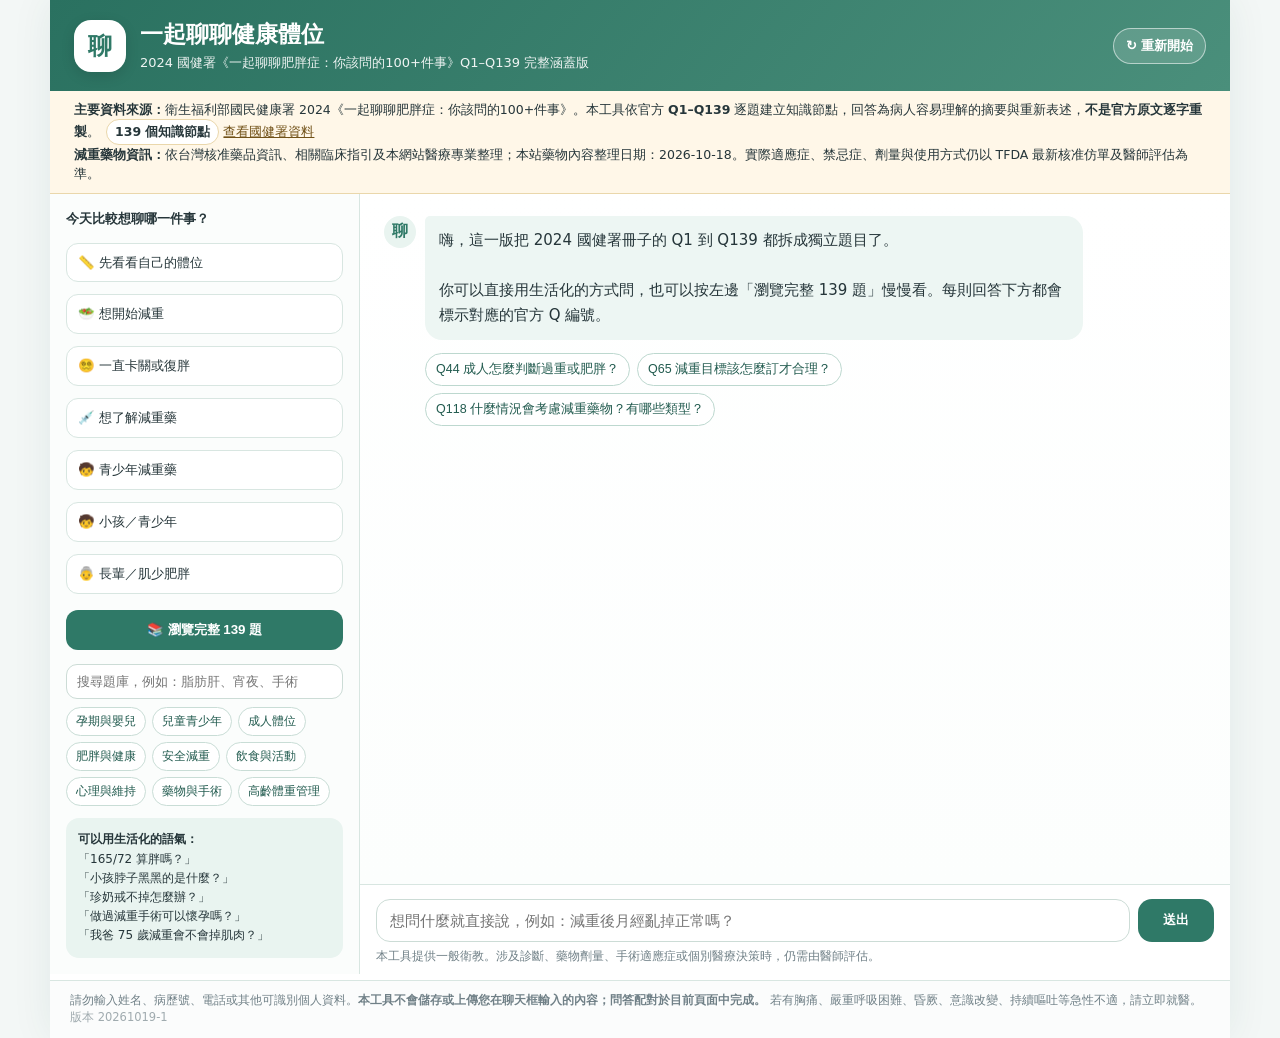
<file: index.html>
<!doctype html>
<html lang="zh-Hant">
<head>
<meta charset="utf-8">
<meta name="viewport" content="width=device-width,initial-scale=1">
<meta http-equiv="Cache-Control" content="no-cache, no-store, must-revalidate">
<meta http-equiv="Pragma" content="no-cache">
<meta http-equiv="Expires" content="0">
<title>一起聊聊健康體位｜2024 國健署 139 問完整衛教 Chatbot</title>
<link rel="stylesheet" href="style.css?v=20261019-1">
</head>
<body>
<div class="shell">
<header><div class="logo">聊</div><div class="headerText"><h1>一起聊聊健康體位</h1><p>2024 國健署《一起聊聊肥胖症：你該問的100+件事》Q1–Q139 完整涵蓋版</p></div><button id="resetChat" class="resetBtn" type="button">↻ 重新開始</button></header>
<div class="sourcebar"><b>主要資料來源：</b>衛生福利部國民健康署 2024《一起聊聊肥胖症：你該問的100+件事》。本工具依官方 <b>Q1–Q139</b> 逐題建立知識節點，回答為病人容易理解的摘要與重新表述，<b>不是官方原文逐字重製</b>。<span class="badge">139 個知識節點</span> <a href="https://health99.hpa.gov.tw/health99/HealthEducation/Detail/8681?nodeId=12" target="_blank" rel="noopener">查看國健署資料</a><br><b>減重藥物資訊：</b>依台灣核准藥品資訊、相關臨床指引及本網站醫療專業整理；本站藥物內容整理日期：2026-10-18。實際適應症、禁忌症、劑量與使用方式仍以 TFDA 最新核准仿單及醫師評估為準。</div>
<div class="layout">
<aside>
<div class="asideTitle">今天比較想聊哪一件事？</div>
<div class="quickStartGrid">
<button class="starter" data-intent="BMI">📏 先看看自己的體位</button>
<button class="starter" data-intent="START">🥗 想開始減重</button>
<button class="starter" data-intent="Q108">😵‍💫 一直卡關或復胖</button>
<button class="starter" data-intent="Q118">💉 想了解減重藥</button>
<button class="starter" data-intent="ADOLESCENT_DRUGS">🧒 青少年減重藥</button>
<button class="starter" data-intent="CHILD">🧒 小孩／青少年</button>
<button class="starter" data-intent="OLDER">👵 長輩／肌少肥胖</button>
</div>
<button id="mobileToolsToggle" class="mobileToolsToggle" type="button">📚 更多主題與完整 139 題</button>
<div id="secondaryTools" class="secondaryTools">
<button id="browseBtn" class="browseBtn">📚 瀏覽完整 139 題</button>
<input id="sideSearch" class="searchbox" placeholder="搜尋題庫，例如：脂肪肝、宵夜、手術">
<div id="catlist" class="catlist"></div>
<div id="questionList"></div>
<div class="asideNote"><b>可以用生活化的語氣：</b><br>「165/72 算胖嗎？」<br>「小孩脖子黑黑的是什麼？」<br>「珍奶戒不掉怎麼辦？」<br>「做過減重手術可以懷孕嗎？」<br>「我爸 75 歲減重會不會掉肌肉？」</div>
</div>
</aside>
<section class="chatcol"><div id="chat"></div><div class="composer"><div class="row"><input id="q" autocomplete="off" placeholder="想問什麼就直接說，例如：減重後月經亂掉正常嗎？"><button id="send">送出</button></div><div class="hint">本工具提供一般衛教。涉及診斷、藥物劑量、手術適應症或個別醫療決策時，仍需由醫師評估。</div></div></section>
</div>
<footer>請勿輸入姓名、病歷號、電話或其他可識別個人資料。<b>本工具不會儲存或上傳您在聊天框輸入的內容；問答配對於目前頁面中完成。</b> 若有胸痛、嚴重呼吸困難、昏厥、意識改變、持續嘔吐等急性不適，請立即就醫。 <span style="opacity:.65">版本 20261019-1</span></footer>
</div>
<script src="chatbot.js?v=20261019-1" defer></script>
</body></html>
</file>
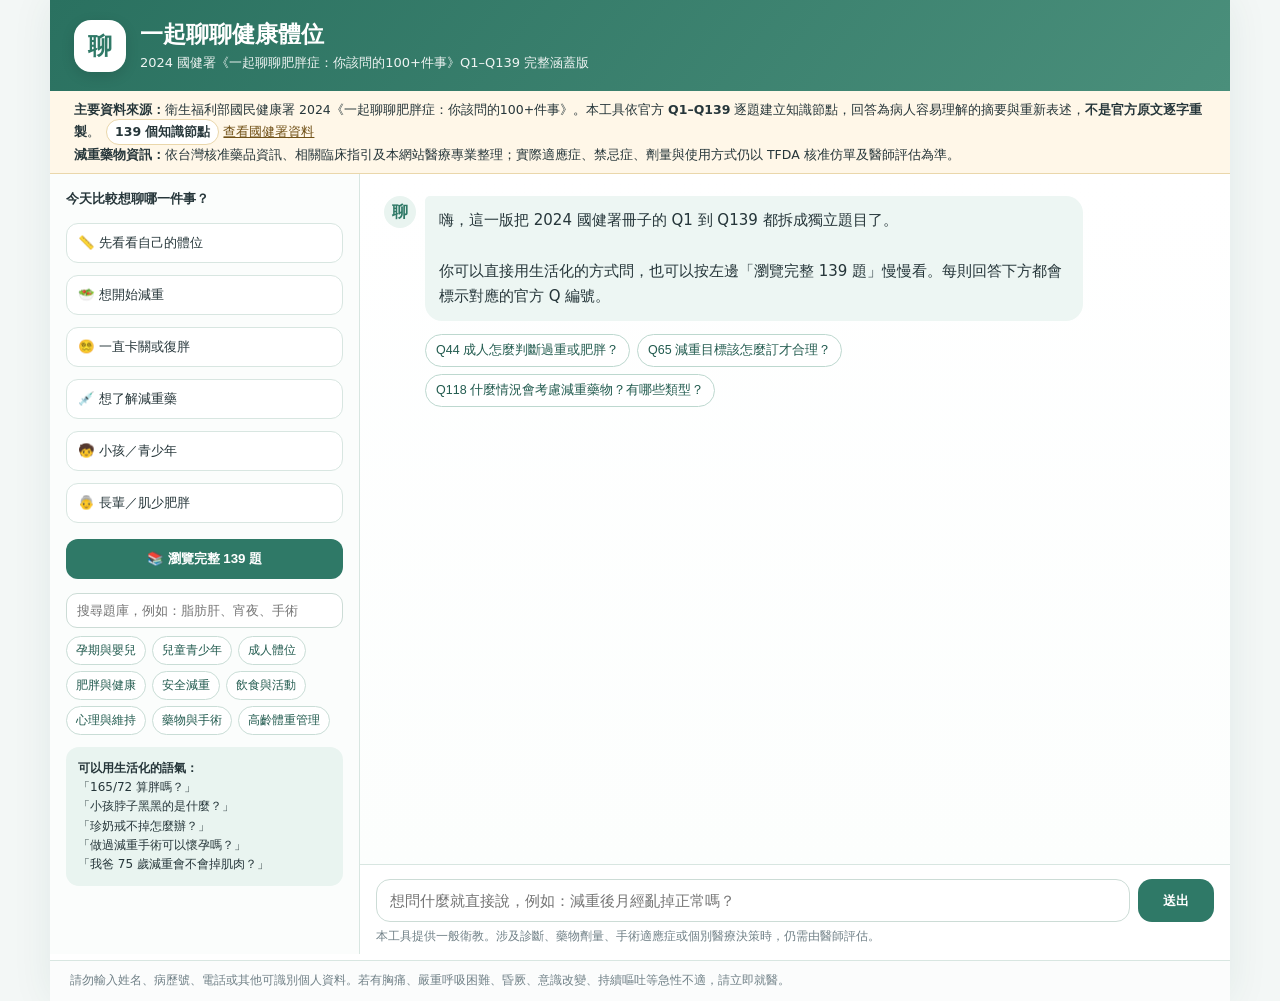
<file: offline_single_file.html>
<!doctype html>
<html lang="zh-Hant">
<head>
<meta charset="utf-8">
<meta name="viewport" content="width=device-width,initial-scale=1">
<title>一起聊聊健康體位｜2024 國健署 139 問完整衛教 Chatbot</title>
<style>
:root{--ink:#26363a;--muted:#708087;--bg:#f3f7f6;--green:#2f7967;--deep:#225b4f;--pale:#e9f4f0;--line:#d8e6e1;--warm:#fff7e8;--warmline:#ead7ab;--blue:#eef5fb;--danger:#a24040;}
*{box-sizing:border-box}body{margin:0;background:var(--bg);font-family:"Noto Sans TC","Microsoft JhengHei",system-ui,-apple-system,sans-serif;color:var(--ink)}
.shell{max-width:1180px;margin:auto;min-height:100vh;background:#fff;box-shadow:0 0 38px rgba(30,80,65,.08)}
header{padding:19px 24px;background:linear-gradient(130deg,#2a7160,#4a8f7b);color:#fff;display:flex;align-items:center;gap:14px}
.logo{width:52px;height:52px;border-radius:17px;background:#fff;color:var(--green);display:grid;place-items:center;font-weight:900;font-size:24px;box-shadow:0 4px 14px rgba(0,0,0,.12)}
header h1{font-size:23px;margin:0 0 4px}header p{margin:0;font-size:13px;opacity:.92}
.sourcebar{padding:9px 24px;background:var(--warm);border-bottom:1px solid var(--warmline);font-size:12.5px;line-height:1.55}
.sourcebar a{color:#715117}.badge{display:inline-block;background:#fff;border:1px solid var(--warmline);border-radius:999px;padding:2px 8px;margin-left:6px;font-weight:800}
.layout{display:grid;grid-template-columns:310px 1fr;min-height:720px}
aside{background:#fbfdfc;border-right:1px solid var(--line);padding:16px;overflow:auto;max-height:780px}
.asideTitle{font-size:13px;font-weight:900;margin:0 0 9px}
.starter{width:100%;border:1px solid var(--line);background:#fff;border-radius:12px;padding:10px 11px;margin:6px 0;text-align:left;cursor:pointer;color:var(--ink);line-height:1.35}
.starter:hover{background:var(--pale)}
.browseBtn{width:100%;border:0;background:var(--green);color:#fff;border-radius:12px;padding:11px;margin:10px 0 14px;font-weight:900;cursor:pointer}
.searchbox{width:100%;border:1px solid #ccdcd6;border-radius:11px;padding:9px 10px;font-size:13px;margin-bottom:8px}
.catlist{display:flex;flex-wrap:wrap;gap:6px;margin-bottom:10px}.catbtn{border:1px solid #c9ddd6;background:#fff;color:var(--deep);border-radius:999px;padding:6px 9px;font-size:11.5px;cursor:pointer}
.catbtn.active{background:var(--pale);font-weight:900}
#questionList{display:none;margin-top:8px;border-top:1px solid var(--line);padding-top:8px}
.qitem{display:block;width:100%;border:0;background:transparent;text-align:left;padding:8px 7px;border-radius:9px;cursor:pointer;color:var(--ink);font-size:12.5px;line-height:1.4}
.qitem:hover{background:var(--pale)}.qid{font-weight:900;color:var(--green);margin-right:5px}
.asideNote{margin-top:12px;background:var(--pale);border-radius:13px;padding:12px;font-size:12px;line-height:1.6}
.chatcol{display:flex;flex-direction:column;min-width:0}#chat{height:690px;overflow:auto;padding:22px 24px 10px;background:linear-gradient(#fff,#fcfefd)}
.msg{display:flex;gap:9px;margin-bottom:13px;align-items:flex-start}.msg.me{justify-content:flex-end}.face{width:32px;height:32px;flex:0 0 32px;border-radius:50%;background:var(--pale);display:grid;place-items:center;color:var(--green);font-weight:900}
.bubble{max-width:80%;padding:12px 14px;border-radius:17px;font-size:15px;line-height:1.68;white-space:pre-wrap}.bot .bubble{background:#edf6f3;border-top-left-radius:5px}.me .bubble{background:var(--green);color:#fff;border-top-right-radius:5px}
.factCard{margin:0 0 10px 41px;max-width:80%;border:1px solid #cfe1db;background:#fff;border-radius:14px;padding:12px 14px}.factTitle{font-size:11.5px;color:var(--green);font-weight:900;margin-bottom:5px}.factBody{font-size:14px;line-height:1.63}
.sourceQ{font-size:10.5px;color:#89969b;margin-top:8px;display:flex;gap:6px;align-items:center;flex-wrap:wrap}.sourceQ a{color:#667e86}
.actionCard{margin:0 0 12px 41px;max-width:80%;background:#f8faf9;border-left:4px solid #9bc6b9;border-radius:9px;padding:10px 12px}.actionTitle{font-size:11px;color:var(--muted);margin-bottom:3px}.actionBody{font-size:13.5px;line-height:1.58}
.pills{display:flex;flex-wrap:wrap;gap:7px;margin:0 0 16px 41px;max-width:84%}.pill{border:1px solid #bdd8cf;background:#fff;color:var(--deep);border-radius:999px;padding:7px 10px;font-size:12.5px;cursor:pointer}.pill:hover{background:var(--pale)}

.drugPanel{margin:0 0 14px 41px;max-width:84%;border:1px solid #cfe1db;border-radius:16px;background:#fff;padding:14px}
.drugPanelTitle{font-size:14px;font-weight:900;color:var(--deep);margin-bottom:4px}
.drugPanelSub{font-size:11.5px;color:var(--muted);line-height:1.55;margin-bottom:10px}
.drugGrid{display:grid;grid-template-columns:1fr 1fr;gap:8px}
.drugCard{border:1px solid var(--line);background:#fbfdfc;border-radius:12px;padding:10px;cursor:pointer;text-align:left;color:var(--ink)}
.drugCard:hover{background:var(--pale);border-color:#b8d7cc}
.drugName{font-weight:900;font-size:13.5px;margin-bottom:3px}
.drugMeta{font-size:11.5px;color:var(--muted);line-height:1.45}
.drugDetail{margin:0 0 14px 41px;max-width:84%;border:1px solid #cfe1db;border-radius:16px;background:#fff;padding:14px}
.drugDetail h3{font-size:16px;margin:0 0 8px;color:var(--deep)}
.drugDetail p{font-size:13.5px;line-height:1.65;margin:6px 0}
.drugLabel{font-weight:900;color:var(--deep)}
.drugWarn{margin-top:10px;padding:9px 10px;border-radius:10px;background:#fff7e8;border:1px solid #ead7ab;font-size:12.5px;line-height:1.55}

.composer{border-top:1px solid var(--line);padding:14px 16px 16px;background:#fff}.row{display:flex;gap:8px}#q{flex:1;border:1px solid #ccdcd6;border-radius:14px;padding:12px 13px;font-size:15px;outline:none}#q:focus{border-color:#7daa9d;box-shadow:0 0 0 3px rgba(47,121,103,.08)}#send{width:76px;border:0;border-radius:14px;background:var(--green);color:#fff;font-weight:900;cursor:pointer}.hint{font-size:11.5px;color:var(--muted);margin-top:7px}
footer{padding:11px 20px;border-top:1px solid var(--line);font-size:11.5px;color:var(--muted);line-height:1.55;background:#fbfcfc}
@media(max-width:820px){.layout{display:block}aside{max-height:none;border-right:0;border-bottom:1px solid var(--line)}#chat{height:590px;padding:18px 14px 8px}.bubble{max-width:90%}.factCard,.actionCard,.pills,.drugPanel,.drugDetail{margin-left:0;max-width:100%}.drugGrid{grid-template-columns:1fr}}
</style>
</head>
<body>
<div class="shell">
<header><div class="logo">聊</div><div><h1>一起聊聊健康體位</h1><p>2024 國健署《一起聊聊肥胖症：你該問的100+件事》Q1–Q139 完整涵蓋版</p></div></header>
<div class="sourcebar"><b>主要資料來源：</b>衛生福利部國民健康署 2024《一起聊聊肥胖症：你該問的100+件事》。本工具依官方 <b>Q1–Q139</b> 逐題建立知識節點，回答為病人容易理解的摘要與重新表述，<b>不是官方原文逐字重製</b>。<span class="badge">139 個知識節點</span> <a href="https://health99.hpa.gov.tw/health99/HealthEducation/Detail/8681?nodeId=12" target="_blank" rel="noopener">查看國健署資料</a><br><b>減重藥物資訊：</b>依台灣核准藥品資訊、相關臨床指引及本網站醫療專業整理；實際適應症、禁忌症、劑量與使用方式仍以 TFDA 核准仿單及醫師評估為準。</div>
<div class="layout">
<aside>
<div class="asideTitle">今天比較想聊哪一件事？</div>
<button class="starter" data-text="我最近變胖了，想先看自己算不算肥胖">📏 先看看自己的體位</button>
<button class="starter" data-text="我想減重，但不知道要從飲食還是運動開始">🥗 想開始減重</button>
<button class="starter" data-text="我已經很努力，可是體重一直卡住">😵‍💫 一直卡關或復胖</button>
<button class="starter" data-text="我想知道減重藥物或瘦瘦針適不適合">💉 想了解減重藥</button>
<button class="starter" data-text="我想問小孩或青少年的體重問題">🧒 小孩／青少年</button>
<button class="starter" data-text="我想問長輩的體重和肌少肥胖">👵 長輩／肌少肥胖</button>
<button id="browseBtn" class="browseBtn">📚 瀏覽完整 139 題</button>
<input id="sideSearch" class="searchbox" placeholder="搜尋題庫，例如：脂肪肝、宵夜、手術">
<div id="catlist" class="catlist"></div>
<div id="questionList"></div>
<div class="asideNote"><b>可以用生活化的語氣：</b><br>「165/72 算胖嗎？」<br>「小孩脖子黑黑的是什麼？」<br>「珍奶戒不掉怎麼辦？」<br>「做過減重手術可以懷孕嗎？」<br>「我爸 75 歲減重會不會掉肌肉？」</div>
</aside>
<section class="chatcol"><div id="chat"></div><div class="composer"><div class="row"><input id="q" autocomplete="off" placeholder="想問什麼就直接說，例如：減重後月經亂掉正常嗎？"><button id="send">送出</button></div><div class="hint">本工具提供一般衛教。涉及診斷、藥物劑量、手術適應症或個別醫療決策時，仍需由醫師評估。</div></div></section>
</div>
<footer>請勿輸入姓名、病歷號、電話或其他可識別個人資料。若有胸痛、嚴重呼吸困難、昏厥、意識改變、持續嘔吐等急性不適，請立即就醫。</footer>
</div>
<script>
const KB=[{"id":"Q1","cat":"孕期與嬰兒","title":"多囊性卵巢和肥胖有關嗎？","keys":["多囊","pcos","月經不規則","排卵","肥胖"],"soft":"這題很多準媽媽都會問，先不用被體重數字嚇到。","core":"多囊性卵巢症候群常和胰島素阻抗、體重過重一起出現，但每個人的原因與表現不同。","action":"若有月經不規則、痘痘、多毛、不易懷孕或體重增加，建議由婦產科或相關專科一起評估；體重管理可作為整體治療的一部分。"},{"id":"Q2","cat":"孕期與嬰兒","title":"媽媽懷孕時肥胖，孩子以後也比較容易胖嗎？","keys":["孕婦肥胖","小孩肥胖","遺傳","下一代","懷孕體重"],"soft":"這不是單靠『吃多吃少』就能解釋，我們分開看。","core":"孩子未來的體位同時受到遺傳、孕期環境、出生後飲食與家庭生活型態影響。孕前及孕期維持合適體位，是降低母嬰風險的一環。","action":"不用把責任全放在媽媽身上；更實際的是從孕期體重、飲食、活動和全家的生活習慣一起調整。"},{"id":"Q3","cat":"孕期與嬰兒","title":"懷孕到底應該胖多少才合適？","keys":["孕期增重","懷孕胖多少","孕婦體重","孕前bmi"],"soft":"孕期的體重管理和一般減重不太一樣。","core":"孕期增重目標要依懷孕前 BMI、單胎或多胎及個人健康狀況而定，不是每個人都一樣。","action":"產檢時可直接詢問自己的孕前 BMI 對應哪個增重範圍，並用整個孕期的趨勢追蹤，不必只看單次體重。"},{"id":"Q4","cat":"孕期與嬰兒","title":"懷孕是不是要『吃兩人份』？","keys":["吃兩人份","孕婦飲食","孕期營養","懷孕怎麼吃"],"soft":"這題很多準媽媽都會問，先不用被體重數字嚇到。","core":"孕期確實需要更多營養，但不代表熱量要直接加倍。重點是蛋白質、全穀雜糧、蔬果、鈣、鐵、葉酸等營養品質。","action":"與其增加大量份量，不如把每一餐的食物品質先顧好；若有孕吐、貧血或體重增加異常，可請營養師協助。"},{"id":"Q5","cat":"孕期與嬰兒","title":"妊娠糖尿病和體重有關嗎？","keys":["妊娠糖尿病","孕婦血糖","gdm","懷孕糖尿病"],"soft":"這不是單靠『吃多吃少』就能解釋，我們分開看。","core":"孕前過重或肥胖是妊娠糖尿病的重要風險因子之一；妊娠糖尿病也會增加母親與胎兒相關風險。","action":"按時做孕期血糖篩檢，若確診，依產科與營養團隊建議調整飲食、活動及需要的治療。"},{"id":"Q6","cat":"孕期與嬰兒","title":"喝配方奶的寶寶，以後比較容易肥胖嗎？","keys":["配方奶","嬰兒肥胖","母乳","奶量","寶寶體重"],"soft":"孕期的體重管理和一般減重不太一樣。","core":"嬰幼兒未來體位受很多因素影響，不能只用『有沒有喝配方奶』判斷。餵奶方式、總量、是否依飢餓與飽足訊號餵食，都很重要。","action":"若使用配方奶，依產品與醫療專業建議沖泡，不自行加濃，也避免要求寶寶一定把奶喝完。"},{"id":"Q7","cat":"兒童青少年","title":"孩子多久需要評估一次體位？","keys":["兒童bmi","生長曲線","多久量一次","健康體位","小孩體重"],"soft":"孩子還在長大，這題不能直接套成人標準。","core":"兒童與青少年要用年齡、性別對應的生長與 BMI 標準追蹤，重點是長期曲線，不是只看某一次數字。","action":"可在兒童健康檢查、學校健康檢查或例行就醫時持續追蹤；若曲線快速跨越多個百分位，建議進一步評估。"},{"id":"Q8","cat":"兒童青少年","title":"孩子肥胖，就一定要抽血檢查嗎？","keys":["小孩抽血","兒童肥胖檢查","血糖","血脂","肝功能"],"soft":"這個問題很常見，先別急著用『胖不胖』評價孩子。","core":"不一定每個孩子都要做一樣的檢查。是否驗血會看肥胖程度、年齡、家族史、血壓、皮膚表現及其他風險。","action":"由兒科或熟悉兒童體重管理的醫師評估是否需要血糖、血脂、肝功能等檢查。"},{"id":"Q9","cat":"兒童青少年","title":"小時候過重，未來有哪些健康風險？","keys":["兒童過重風險","小孩肥胖疾病","未來風險"],"soft":"兒少體重管理的重點，通常不是叫孩子硬撐著少吃。","core":"兒童肥胖和第二型糖尿病、高血壓、血脂異常、脂肪肝、睡眠問題、骨關節負擔及心理困擾等都有關。","action":"不要只把目標放在『變瘦』；改善飲食、活動、睡眠和家庭環境，本身就是重要治療。"},{"id":"Q10","cat":"兒童青少年","title":"環境真的會讓孩子更容易胖嗎？","keys":["環境","家庭飲食","零食","久坐","兒童肥胖原因"],"soft":"孩子還在長大，這題不能直接套成人標準。","core":"會。家裡買什麼食物、飲料取得是否方便、吃飯時間、螢幕使用、睡眠與活動空間，都會影響孩子體位。","action":"比起只要求孩子有自制力，更有效的是全家一起改變『家裡預設的選擇』。"},{"id":"Q11","cat":"兒童青少年","title":"預防兒童肥胖，有沒有特別重要的時期？","keys":["預防兒童肥胖","幼兒","青春期","關鍵期"],"soft":"這個問題很常見，先別急著用『胖不胖』評價孩子。","core":"健康體位最好從孕期、嬰幼兒期一路建立到青春期；成長過程中體位會自然變化，因此持續追蹤比等到明顯肥胖再處理更重要。","action":"從小建立規律飲食、足夠睡眠、日常活動與少含糖飲料的習慣，通常比短期減重計畫更有價值。"},{"id":"Q12","cat":"兒童青少年","title":"小孩胖嘟嘟，長高後自然就會瘦嗎？","keys":["嬰兒肥","胖小孩","長高會瘦","抽高"],"soft":"兒少體重管理的重點，通常不是叫孩子硬撐著少吃。","core":"有些孩子隨成長體位會改變，但不能假設『以後抽高就好』。體位若長期偏高，成年後持續肥胖的機率也會增加。","action":"用生長曲線追蹤，不要只靠外觀看起來胖不胖；若持續超標，可及早做家庭型生活調整。"},{"id":"Q13","cat":"兒童青少年","title":"兒童肥胖會一路延續到成人嗎？","keys":["兒童肥胖成人","長大還會胖","持續肥胖"],"soft":"孩子還在長大，這題不能直接套成人標準。","core":"兒童及青少年肥胖確實比較容易延續到成年，尤其肥胖程度越高、年齡越大時風險越明顯。","action":"越早把飲食、活動、睡眠與家庭支持做好，越有機會降低長期風險。"},{"id":"Q14","cat":"兒童青少年","title":"孩子變胖，會不會其實是內分泌疾病？","keys":["內分泌","甲狀腺","兒童變胖","荷爾蒙"],"soft":"這個問題很常見，先別急著用『胖不胖』評價孩子。","core":"大多數兒童肥胖不是由內分泌疾病造成；如果同時出現生長速度變慢、身高明顯落後或其他特殊症狀，才更需要進一步檢查。","action":"若孩子體重增加但身高成長停滯，或合併怕冷、明顯倦怠等情況，建議就醫評估。"},{"id":"Q15","cat":"兒童青少年","title":"孩子脖子黑黑的，是沒洗乾淨嗎？","keys":["脖子黑","黑色棘皮症","胰島素阻抗","頸部黑"],"soft":"兒少體重管理的重點，通常不是叫孩子硬撐著少吃。","core":"肥胖孩子頸部、腋下若出現較厚、較深色的皮膚，可能是黑色棘皮症，常和胰島素阻抗相關，不一定是清潔問題。","action":"不要用力刷洗或責備孩子，建議帶給醫師評估體位與代謝風險。"},{"id":"Q16","cat":"兒童青少年","title":"小孩也會有高血脂或代謝症候群嗎？","keys":["兒童高血脂","代謝症候群","血脂","血壓"],"soft":"孩子還在長大，這題不能直接套成人標準。","core":"會。兒童肥胖可能伴隨血脂、血壓、血糖等代謝異常，只是判讀標準和成人不同。","action":"若有肥胖、家族早發心血管疾病或其他風險，依醫師建議做適當檢查。"},{"id":"Q17","cat":"兒童青少年","title":"孩子肥胖也會有脂肪肝嗎？","keys":["兒童脂肪肝","肝功能","肥胖小孩"],"soft":"這個問題很常見，先別急著用『胖不胖』評價孩子。","core":"會。兒童肥胖和脂肪肝風險增加有關，而且早期常沒有明顯症狀。","action":"持續肥胖或合併代謝風險時，可由醫師評估是否需要肝功能或其他檢查。"},{"id":"Q18","cat":"兒童青少年","title":"孩子胖、又很會打呼，要注意什麼？","keys":["打呼","睡眠呼吸中止","兒童肥胖","睡覺喘"],"soft":"兒少體重管理的重點，通常不是叫孩子硬撐著少吃。","core":"肥胖會增加睡眠呼吸中止風險。若孩子打呼很大聲、睡眠中呼吸停頓、白天嗜睡或注意力變差，都值得評估。","action":"可錄下睡眠時異常呼吸的情況，帶給兒科或睡眠專業醫師參考。"},{"id":"Q19","cat":"兒童青少年","title":"孩子因為身材被笑，真的會影響心理嗎？","keys":["被笑胖","霸凌","體重污名","自尊","憂鬱"],"soft":"孩子還在長大，這題不能直接套成人標準。","core":"會。體重嘲笑與污名可能影響自尊、情緒、飲食行為，甚至讓孩子更排斥運動或就醫。","action":"處理健康問題時不要用羞辱或責備方式；若有持續低落、拒學、暴食或自傷念頭，應尋求專業協助。"},{"id":"Q20","cat":"兒童青少年","title":"戒掉含糖飲料，對孩子體重真的有差嗎？","keys":["含糖飲料","兒童減重","手搖","汽水","果汁"],"soft":"這個問題很常見，先別急著用『胖不胖』評價孩子。","core":"含糖飲料很容易增加額外糖與熱量，又不像固體食物那麼有飽足感，因此是兒童體重管理很值得先調整的一項。","action":"先把日常飲品改成白開水、無糖奶類或無糖飲品，比要求孩子少吃所有東西更容易開始。"},{"id":"Q21","cat":"兒童青少年","title":"孩子睡不夠，真的比較容易胖嗎？","keys":["兒童睡眠","睡不夠","熬夜","青少年肥胖"],"soft":"兒少體重管理的重點，通常不是叫孩子硬撐著少吃。","core":"睡眠不足會影響食慾、作息、飲食選擇與活動量，和兒童青少年肥胖風險增加有關。","action":"固定睡眠與起床時間、睡前減少螢幕刺激，都是體重管理的一部分。"},{"id":"Q22","cat":"兒童青少年","title":"手機、平板看太久會影響體重嗎？","keys":["手機","平板","螢幕時間","久坐","兒童肥胖"],"soft":"孩子還在長大，這題不能直接套成人標準。","core":"長時間螢幕使用通常代表更多久坐，也可能伴隨零食、晚睡與較少活動，這些都會影響體位。","action":"與其只喊『少看手機』，可以先訂出吃飯、睡前與固定活動時段的無螢幕規則。"},{"id":"Q23","cat":"兒童青少年","title":"孩子不運動，就一定減不了重嗎？","keys":["兒童不運動","減重","小孩運動"],"soft":"這個問題很常見，先別急著用『胖不胖』評價孩子。","core":"體重變化同時受飲食與活動影響；不運動並不代表完全不可能改善體位，但規律活動對心肺、骨骼、情緒與長期維持都很重要。","action":"先增加孩子願意做的活動，不必一開始就要求正式運動課表。"},{"id":"Q24","cat":"兒童青少年","title":"規律運動對孩子除了減重還有什麼好處？","keys":["兒童運動好處","體能","骨骼","情緒"],"soft":"兒少體重管理的重點，通常不是叫孩子硬撐著少吃。","core":"身體活動不只是消耗熱量，也有助心肺適能、骨骼肌肉發展、睡眠、情緒與專注力。","action":"把目標放在『每天多動、找到喜歡的活動』，比只看體重下降更適合孩子。"},{"id":"Q25","cat":"兒童青少年","title":"孩子開始運動前要注意什麼？","keys":["兒童運動安全","運動前","氣喘","心臟"],"soft":"孩子還在長大，這題不能直接套成人標準。","core":"大多數孩子可以從適合年齡與體能的活動開始，但若有心肺疾病、運動時胸痛昏厥、嚴重肥胖或關節問題，應先評估安全性。","action":"循序增加強度，準備合適鞋具、補充水分，並避開極端高溫環境。"},{"id":"Q26","cat":"兒童青少年","title":"孩子運動時要怎麼補水？","keys":["運動喝水","兒童補水","運動飲料"],"soft":"這個問題很常見，先別急著用『胖不胖』評價孩子。","core":"運動前、中、後都要注意水分，不必等非常口渴才喝；時間、強度、氣溫與流汗量都會影響需求。","action":"多數日常活動以白開水為主；長時間高強度活動是否需要含電解質飲品，可依實際情況評估。"},{"id":"Q27","cat":"兒童青少年","title":"只有學校體育課，活動量夠嗎？","keys":["體育課","兒童活動量","學校運動"],"soft":"兒少體重管理的重點，通常不是叫孩子硬撐著少吃。","core":"體育課很重要，但一週只有幾堂課通常不足以涵蓋整體活動需求。孩子還需要在日常生活中減少久坐、增加走路、遊戲與其他活動。","action":"放學後安排可持續的活動，比週末一次補很多更容易形成習慣。"},{"id":"Q28","cat":"兒童青少年","title":"孩子的飲食習慣，什麼時候開始養最好？","keys":["飲食習慣","挑食","幼兒飲食","兒童飲食"],"soft":"孩子還在長大，這題不能直接套成人標準。","core":"越早建立規律、均衡、多樣化的飲食習慣越好；家庭供應與家長示範往往比說教更有影響力。","action":"固定用餐環境與時間，讓健康食物在家中容易取得，是很實際的起點。"},{"id":"Q29","cat":"兒童青少年","title":"學齡孩子平常飲食怎麼抓原則？","keys":["學童飲食","學校飲食","兒童營養"],"soft":"這個問題很常見，先別急著用『胖不胖』評價孩子。","core":"學齡兒童仍在成長，不適合用成人節食法。重點是全穀雜糧、蔬果、豆魚蛋肉、乳品與足夠水分，並減少高糖高油加工食品。","action":"先看『種類與品質』，不要只盯熱量。"},{"id":"Q30","cat":"兒童青少年","title":"7～12 歲孩子想控制體重，怎麼吃比較好？","keys":["7歲","12歲","兒童減重飲食","學童體重"],"soft":"兒少體重管理的重點，通常不是叫孩子硬撐著少吃。","core":"這個年齡重點是支持正常生長，同時改善飲食品質與份量，不建議自行採用極低熱量飲食。","action":"由家庭一起調整主食、蔬菜、蛋白質、點心與含糖飲料，比只限制孩子更安全。"},{"id":"Q31","cat":"兒童青少年","title":"學校午餐怎麼吃比較健康？","keys":["學校午餐","營養午餐","兒童便當"],"soft":"孩子還在長大，這題不能直接套成人標準。","core":"學校午餐可以用均衡餐盤概念來看：有主食、蔬菜、蛋白質，並注意炸物、甜飲與高糖點心不要過多。","action":"鼓勵吃足蔬菜與蛋白質，不必把某一類食物完全禁掉。"},{"id":"Q32","cat":"兒童青少年","title":"孩子控制體重，一天到底該吃多少？","keys":["兒童熱量","一天吃多少","孩子減重份量"],"soft":"這個問題很常見，先別急著用『胖不胖』評價孩子。","core":"兒童所需熱量會隨年齡、性別、身高、成長速度與活動量而變化，不能直接套成人熱量表。","action":"若需要精確熱量與份量，建議由兒科或營養師依生長曲線個別估算。"},{"id":"Q33","cat":"兒童青少年","title":"孩子不吃早餐，會比較容易瘦嗎？","keys":["兒童早餐","不吃早餐","跳過早餐"],"soft":"兒少體重管理的重點，通常不是叫孩子硬撐著少吃。","core":"不建議把不吃早餐當成兒童減重方法。可能造成飢餓、注意力下降，之後更容易吃過量。","action":"早餐先求規律與品質，例如全穀主食、蛋白質與無糖飲品，不必追求複雜。"},{"id":"Q34","cat":"兒童青少年","title":"少吃一餐，孩子會瘦比較快嗎？","keys":["少吃一餐","跳餐","兒童節食"],"soft":"孩子還在長大，這題不能直接套成人標準。","core":"兒童正在生長，刻意跳餐不是理想的體重管理策略，反而可能打亂飢餓與飽足感。","action":"規律三餐、調整份量與食物選擇，通常比少吃一餐更安全。"},{"id":"Q35","cat":"兒童青少年","title":"孩子十分鐘就吃完一餐，會影響體重嗎？","keys":["吃太快","十分鐘吃完","進食速度","兒童"],"soft":"這個問題很常見，先別急著用『胖不胖』評價孩子。","core":"吃得很快時，大腦可能還來不及接收到飽足訊號，就已經吃進較多份量。","action":"讓用餐時間稍微放慢、專心吃飯、少邊看螢幕邊吃，有助察覺飽足。"},{"id":"Q36","cat":"兒童青少年","title":"孩子不愛吃水果，可以喝果汁代替嗎？","keys":["果汁","水果","兒童飲食"],"soft":"兒少體重管理的重點，通常不是叫孩子硬撐著少吃。","core":"果汁不能完全取代完整水果。完整水果保留纖維，也比較有咀嚼與飽足感。","action":"平常優先吃整顆水果；果汁即使標示 100%，也要注意份量。"},{"id":"Q37","cat":"兒童青少年","title":"孩子要喝哪種奶比較好？","keys":["牛奶","乳品","全脂","低脂","兒童"],"soft":"孩子還在長大，這題不能直接套成人標準。","core":"奶類可提供蛋白質與鈣，但選擇要考慮年齡、整體飲食與是否加糖。","action":"優先選原味、少添加糖的乳品；是否需要低脂或全脂，可依年齡與整體飲食由專業人員建議。"},{"id":"Q38","cat":"兒童青少年","title":"下午點心怎麼吃，才不會一路胖上去？","keys":["下午點心","兒童點心","零食"],"soft":"這個問題很常見，先別急著用『胖不胖』評價孩子。","core":"點心不是一定要取消，重點是份量與內容。甜飲、炸物、餅乾很容易讓熱量快速增加。","action":"可選水果、原味乳品、無糖豆漿或適量堅果等較有營養的選擇。"},{"id":"Q39","cat":"兒童青少年","title":"天氣熱，讓孩子喝含糖飲料補水可以嗎？","keys":["含糖飲料","天氣熱","兒童補水","運動飲料"],"soft":"兒少體重管理的重點，通常不是叫孩子硬撐著少吃。","core":"一般日常補水以白開水最合適。含糖飲料會增加糖與熱量，不能因為天氣熱就當成主要飲水來源。","action":"先準備孩子願意帶著喝的水壺；大量流汗或長時間運動時，再依實際需要評估電解質補充。"},{"id":"Q40","cat":"兒童青少年","title":"孩子超愛甜點，完全禁止比較好嗎？","keys":["甜點","糖果","兒童零食","禁甜食"],"soft":"孩子還在長大，這題不能直接套成人標準。","core":"完全禁止有時反而讓食物變得更有吸引力。重點是頻率、份量與用餐結構。","action":"可以把甜點放在有規則的情境，例如固定小份量，而不是隨時可拿。"},{"id":"Q41","cat":"兒童青少年","title":"孩子減重期間可以吃速食嗎？","keys":["速食","炸雞","漢堡","兒童減重"],"soft":"這個問題很常見，先別急著用『胖不胖』評價孩子。","core":"偶爾吃一次不會把所有努力歸零，但速食常有份量大、油鹽高、含糖飲料多的問題。","action":"可選較小份量、少炸物、多蔬菜，飲料改無糖；頻率比『一次都不能吃』更重要。"},{"id":"Q42","cat":"兒童青少年","title":"兒童或青少年可以用減重藥嗎？","keys":["兒童減重藥","青少年瘦瘦針","肥胖藥物","小孩打針"],"soft":"兒少體重管理的重點，通常不是叫孩子硬撐著少吃。","core":"兒少藥物治療有年齡、適應症與安全性限制，不是成人用藥直接縮小劑量，也不能自行購買使用。","action":"若生活調整後仍有嚴重肥胖或相關疾病，應由兒童肥胖專業團隊評估是否有藥物治療選項。"},{"id":"Q43","cat":"兒童青少年","title":"孩子減得越快越好嗎？","keys":["兒童快速減重","瘦太快","青少年減肥"],"soft":"孩子還在長大，這題不能直接套成人標準。","core":"不是。兒少還在生長發育，過度快速減重可能影響營養、身高、月經、骨骼與心理健康。","action":"目標常會依年齡與肥胖程度設定為減慢體重增加、維持體重或漸進改善，而不是一味追求快速下降。"},{"id":"Q44","cat":"成人體位","title":"成人怎麼判斷過重或肥胖？","keys":["成人bmi","bmi標準","過重","肥胖"],"soft":"這題不能只看體重機上的一個數字。","core":"成人可用 BMI 作為基本篩檢，再搭配腰圍與相關疾病。台灣成人 BMI 24–26.9 為過重，27 以上為肥胖。","action":"如果你給我身高與體重，我可以先算 BMI；再加上腰圍會更完整。"},{"id":"Q45","cat":"成人體位","title":"體重一樣，為什麼腰圍差很多？","keys":["同體重腰圍","腰圍","腹部脂肪","體脂分布"],"soft":"同一個體重，身體組成和風險其實可以差很多。","core":"同樣體重的人，脂肪分布、肌肉量與骨架都可能不同。腰圍特別反映腹部脂肪，因此不能只看公斤數。","action":"成人男性腰圍達 90 公分、女性達 80 公分以上時，要多留意代謝風險。"},{"id":"Q46","cat":"成人體位","title":"體脂率怎麼看？怎樣才算真的減到脂肪？","keys":["體脂率","體脂機","inbody","減脂"],"soft":"先別急著給自己貼標籤，我們看幾個比較有用的指標。","core":"體脂率可用不同儀器估算，但會受水分、時間與量測方法影響。比單次數值更重要的是同一方法下的長期趨勢。","action":"追蹤體重、腰圍、體脂與肌力，不要只追一個數字。"},{"id":"Q47","cat":"成人體位","title":"我這是變胖，還是其實是水腫？","keys":["水腫","腫","體重突然增加","凹陷性水腫"],"soft":"這題不能只看體重機上的一個數字。","core":"脂肪增加通常是逐漸發生；若短時間體重快速上升、腳踝腫、按壓皮膚會凹、呼吸變喘，要考慮水分滯留或疾病。","action":"突然增加數公斤或合併呼吸困難、胸悶等症狀時，不要只當成變胖，應就醫。"},{"id":"Q48","cat":"成人體位","title":"一天什麼時間量體重最準？","keys":["量體重時間","早上量","體重機"],"soft":"同一個體重，身體組成和風險其實可以差很多。","core":"體重會隨飲水、進食、排便與生理期波動，所以沒有一個單次數字代表全部。","action":"固定在相近條件下量，例如早晨起床排尿後、穿著相近，較適合看趨勢。"},{"id":"Q49","cat":"成人體位","title":"全家都胖，是不是基因決定、沒救了？","keys":["遺傳肥胖","全家都胖","基因","體質"],"soft":"先別急著給自己貼標籤，我們看幾個比較有用的指標。","core":"遺傳確實會影響食慾、能量消耗與脂肪分布，但家庭飲食、活動與睡眠環境同樣重要。","action":"與其把它當成命中注定，不如找出全家最容易一起改的一件事，例如含糖飲料或晚餐後活動。"},{"id":"Q50","cat":"成人體位","title":"血糖血脂都正常，肥胖就不用管嗎？","keys":["健康肥胖","代謝健康肥胖","血糖正常","血脂正常"],"soft":"這題不能只看體重機上的一個數字。","core":"目前沒有明顯代謝異常，不代表未來風險等同健康體位。肥胖仍可能增加心血管、睡眠、關節與其他疾病風險。","action":"除了抽血，也看腰圍、血壓、睡眠、脂肪肝與功能狀態，並持續追蹤。"},{"id":"Q51","cat":"肥胖與健康","title":"減重真的可以改善糖尿病嗎？","keys":["糖尿病減重","血糖","糖化血色素","第二型糖尿病"],"soft":"有些風險早期沒有感覺，但還是可以提早處理。","core":"對過重或肥胖的第二型糖尿病患者，體重下降通常有助改善血糖控制，也可能降低部分用藥需求。","action":"糖尿病患者調整飲食或體重時要注意低血糖風險，藥物需由醫師配合調整。"},{"id":"Q52","cat":"肥胖與健康","title":"有糖尿病，要怎麼安全減重？","keys":["糖尿病怎麼減","低血糖","胰島素","減重"],"soft":"這也是為什麼體重管理不只是外觀問題。","core":"糖尿病體重管理要兼顧血糖、藥物、腎功能與飲食，不適合自行極端節食。","action":"若使用胰島素或會造成低血糖的藥物，開始減重計畫前先和醫療團隊討論。"},{"id":"Q53","cat":"肥胖與健康","title":"肥胖會增加心血管疾病風險嗎？","keys":["心血管","心臟病","中風","肥胖風險"],"soft":"這題比較值得看『健康影響』，不只是公斤數。","core":"肥胖常和高血壓、血脂異常、糖尿病與睡眠呼吸中止一起出現，這些都會增加心血管風險。","action":"體重管理要和血壓、血脂、血糖及戒菸等風險控制一起做。"},{"id":"Q54","cat":"肥胖與健康","title":"體重控制對心臟有什麼實際好處？","keys":["減重心臟","血壓","血脂","心血管好處"],"soft":"有些風險早期沒有感覺，但還是可以提早處理。","core":"適度減重可能幫助改善血壓、血脂、血糖與心臟負荷，進而改善整體心血管風險。","action":"不必等到瘦到理想體重才算有益；持續改善健康指標同樣重要。"},{"id":"Q55","cat":"肥胖與健康","title":"我過重但完全沒不舒服，也需要減嗎？","keys":["沒症狀","過重","健康檢查正常","要不要減重"],"soft":"這也是為什麼體重管理不只是外觀問題。","core":"許多肥胖相關疾病早期沒有症狀。是否需要介入要看 BMI、腰圍、血壓、血糖血脂、脂肪肝與個人風險。","action":"先做健康風險評估，再決定體重目標，比單純追求外觀更合理。"},{"id":"Q56","cat":"肥胖與健康","title":"膝蓋退化，減重真的會比較好嗎？","keys":["膝蓋","退化性關節炎","關節痛","減重"],"soft":"這題比較值得看『健康影響』，不只是公斤數。","core":"體重越高，膝髖等負重關節承受的機械負擔越大；適度減重常有助減少疼痛與改善活動。","action":"若關節痛限制運動，可先選低衝擊活動並搭配復健或醫療評估。"},{"id":"Q57","cat":"肥胖與健康","title":"減重對不孕有幫助嗎？","keys":["不孕","排卵","生育","減重"],"soft":"有些風險早期沒有感覺，但還是可以提早處理。","core":"肥胖可能影響排卵、荷爾蒙與生育治療成效；部分人適度減重後生殖與代謝狀態會改善。","action":"若正在備孕，不建議極端減重，最好與婦產科和營養專業人員一起規劃。"},{"id":"Q58","cat":"肥胖與健康","title":"心情不好、憂鬱，減重會改善嗎？","keys":["憂鬱","情緒","減重心情","心理"],"soft":"這也是為什麼體重管理不只是外觀問題。","core":"健康行為與規律活動可能幫助情緒，但減重不是憂鬱症治療的替代品。體重污名本身也可能傷害心理健康。","action":"若低落持續、明顯影響生活或有自傷想法，應優先尋求心理或精神醫療協助。"},{"id":"Q59","cat":"肥胖與健康","title":"肥胖和癌症有關嗎？減重能預防癌症嗎？","keys":["癌症","肥胖癌症","減重防癌"],"soft":"這題比較值得看『健康影響』，不只是公斤數。","core":"肥胖和多種癌症風險增加有關。維持健康體位、規律活動、健康飲食與避免菸酒等，都是癌症預防的一部分。","action":"不要把減重當成單一防癌方法；應和篩檢、戒菸與整體生活型態一起做。"},{"id":"Q60","cat":"肥胖與健康","title":"戒菸後變胖，還要繼續戒嗎？","keys":["戒菸變胖","抽菸","戒菸體重"],"soft":"有些風險早期沒有感覺，但還是可以提早處理。","core":"有些人戒菸後會增加食慾或體重，但戒菸的健康好處遠大於因此增加的體重風險。","action":"先把戒菸守住，再用飲食與活動管理體重；不要為了怕胖回去抽菸。"},{"id":"Q61","cat":"肥胖與健康","title":"更年期後很容易胖，怎麼辦？","keys":["更年期","停經","腹部肥胖","中年變胖"],"soft":"這也是為什麼體重管理不只是外觀問題。","core":"更年期前後會受到荷爾蒙、肌肉量下降、活動與睡眠變化影響，脂肪也較容易集中到腹部。","action":"把阻力運動、蛋白質、睡眠與腰圍追蹤放進計畫，比只少吃更重要。"},{"id":"Q62","cat":"肥胖與健康","title":"體重突然增加，一定是吃太多嗎？","keys":["突然變胖","體重快速增加","短時間變胖","短期體重增加","水腫","甲狀腺","突然體重增加"],"soft":"這題比較值得看『健康影響』，不只是公斤數。","core":"不一定。短時間明顯增加也可能和水腫、藥物、內分泌疾病或其他健康問題有關。","action":"若變化快速、沒有明顯飲食原因，或伴隨水腫、怕冷、喘等症狀，建議就醫。"},{"id":"Q63","cat":"肥胖與健康","title":"哪些藥可能讓體重增加？","keys":["藥物變胖","吃藥變胖","服藥變胖","藥物造成體重增加","哪些藥會胖","吃藥體重增加","類固醇","抗精神病藥","糖尿病藥","抗憂鬱"],"soft":"有些風險早期沒有感覺，但還是可以提早處理。","core":"部分類固醇、精神科藥物、糖尿病藥物及其他藥物可能影響食慾或體重，但效應因人而異。","action":"不要自行停藥；可把完整用藥清單帶給醫師，討論是否有替代方案或體重管理策略。"},{"id":"Q64","cat":"肥胖與健康","title":"哪些疾病特別值得積極做體重管理？","keys":["肥胖共病","三高","脂肪肝","睡眠呼吸中止","關節"],"soft":"這也是為什麼體重管理不只是外觀問題。","core":"肥胖合併糖尿病、高血壓、血脂異常、脂肪肝、睡眠呼吸中止、關節負擔等情況時，體重管理通常有更明確的健康目標。","action":"把『改善共病』列為目標，通常比單看公斤數更有意義。"},{"id":"Q65","cat":"肥胖與健康","title":"減重目標該怎麼訂才合理？","keys":["減重目標","要瘦幾公斤","目標體重","5%","10%"],"soft":"這題比較值得看『健康影響』，不只是公斤數。","core":"合理目標應兼顧健康效益與可維持性。對許多過重或肥胖成人，先取得中度、持續的體重下降就可能帶來代謝好處。","action":"可以先設定 3–6 個月可做到的小目標，再依健康指標和執行情況調整。"},{"id":"Q66","cat":"肥胖與健康","title":"前幾週瘦越快，最後效果就越好嗎？","keys":["初期減重","快速掉體重","越快越好","減重速度"],"soft":"有些風險早期沒有感覺，但還是可以提早處理。","core":"初期掉得快不代表長期一定更成功，水分變化也可能讓前幾週體重下降較明顯。","action":"把焦點放在能維持的飲食、活動與睡眠，而不是追求短期數字。"},{"id":"Q67","cat":"安全減重","title":"減重後掉很多頭髮，是正常的嗎？","keys":["掉髮","減重掉頭髮","禿","快速減重"],"soft":"如果減重把身體搞得很不舒服，就該重新檢查方法。","core":"快速減重、蛋白質或微量營養不足，都可能增加掉髮風險。","action":"若掉髮明顯或持續，先檢視減重速度與營養，也可就醫評估貧血、甲狀腺等因素。"},{"id":"Q68","cat":"安全減重","title":"減重後便秘，怎麼辦？","keys":["便秘","減重便秘","纖維","喝水"],"soft":"瘦得快不一定比較划算，身體也會給訊號。","core":"吃得太少、纖維不足、水分不足或活動量下降，都可能讓排便變差。","action":"增加蔬菜、全穀雜糧、適量水果與水分，並維持活動；若有血便、劇痛或持續惡化應就醫。"},{"id":"Q69","cat":"安全減重","title":"減重後胸部也變小，正常嗎？","keys":["胸部變小","減重乳房","瘦胸"],"soft":"這種情況不要只忍著，先看看是不是減得太急。","core":"乳房含有脂肪組織，因此整體減脂時胸部大小可能跟著改變，每個人程度不同。","action":"無法只指定某一部位保留脂肪；若有單側腫塊、皮膚或乳頭異常，則屬乳房問題需另行評估。"},{"id":"Q70","cat":"安全減重","title":"減重後出現或更明顯的妊娠紋／肥胖紋怎麼辦？","keys":["妊娠紋","肥胖紋","伸展紋","皮膚鬆"],"soft":"如果減重把身體搞得很不舒服，就該重新檢查方法。","core":"體重快速增加或下降都可能讓皮膚伸展痕跡更明顯；多半會隨時間淡化，但不一定完全消失。","action":"避免過快體重變化；若在意外觀，可諮詢皮膚科了解治療選項。"},{"id":"Q71","cat":"安全減重","title":"減重後月經亂掉，算正常嗎？","keys":["月經不規則","停經","減重月經","吃太少"],"soft":"瘦得快不一定比較划算，身體也會給訊號。","core":"過度熱量限制、體脂過低、壓力或運動量過大，都可能影響月經。","action":"如果月經明顯改變、連續數月不來或伴隨其他症狀，不要只當成減重副作用，建議就醫。"},{"id":"Q72","cat":"飲食與活動","title":"一天該吃多少熱量？越低越有效嗎？","keys":["熱量","一天吃多少","卡路里","越低越好"],"soft":"先不用追求完美，找到做得久的方法更重要。","core":"熱量需求依年齡、性別、身高、體重、活動與健康狀況不同。吃得過低可能造成營養不足、肌肉流失與難以維持。","action":"如果需要精確熱量目標，讓營養師依個人狀況計算，比照網路數字更安全。"},{"id":"Q73","cat":"飲食與活動","title":"減重一定要餓肚子才有效嗎？","keys":["餓肚子","肚子餓","減肥挨餓"],"soft":"不用先把生活過得像訓練營，這題其實可以很務實。","core":"不需要把『很餓』當成有效減重的證明。過度飢餓反而容易暴食或放棄。","action":"用高纖蔬菜、足量蛋白質、規律餐次與適當份量增加飽足感。"},{"id":"Q74","cat":"飲食與活動","title":"減重一定要把每一口熱量都算清楚嗎？","keys":["算熱量","卡路里記錄","秤食物"],"soft":"這類問題最容易被網路一句話講死，但其實要看整體。","core":"熱量記錄是工具，不是唯一方法。有人靠記錄更有掌握，也有人因此壓力很大。","action":"可先用餐盤、份量與飲料紀錄；若卡關，再短期記 3–7 天找出主要來源。"},{"id":"Q75","cat":"飲食與活動","title":"要減重，是不是只能吃低脂／無脂？","keys":["低脂","無脂","油脂","脂肪"],"soft":"先不用追求完美，找到做得久的方法更重要。","core":"脂肪熱量較高，但不是越少越好。堅果、魚類、植物油等可提供必需脂肪酸與脂溶性維生素。","action":"重點是選擇較好的脂肪來源與控制份量，少炸物、奶油與高度加工食品。"},{"id":"Q76","cat":"飲食與活動","title":"為什麼常外食比較容易胖？","keys":["外食","便當","餐廳","外送"],"soft":"不用先把生活過得像訓練營，這題其實可以很務實。","core":"外食常有份量大、油鹽糖較高、蔬菜較少，而且飲料與點心更容易一起出現。","action":"從『飯少一點、菜多一點、蛋白質有、飲料無糖』開始，比追求完美菜單實際。"},{"id":"Q77","cat":"飲食與活動","title":"減重飲食好多種，到底該選哪一種？","keys":["低碳","間歇性斷食","地中海飲食","減重飲食","哪種最好"],"soft":"這類問題最容易被網路一句話講死，但其實要看整體。","core":"不同飲食法都可能透過降低總攝取來幫助減重，沒有一種適合所有人。營養完整、能長期維持、符合疾病狀況最重要。","action":"選一種你能持續半年以上、且不造成營養缺口的方法；有慢性病或用藥者先和專業人員討論。"},{"id":"Q78","cat":"飲食與活動","title":"完全不運動，也有可能減重嗎？","keys":["不運動減重","只靠飲食","沒運動"],"soft":"先不用追求完美，找到做得久的方法更重要。","core":"飲食對體重下降通常影響較直接，但身體活動對心肺、肌力、情緒、維持減重成果都很重要。","action":"如果現在完全沒動，先把久坐打斷、每天增加走路，不必從高強度運動開始。"},{"id":"Q79","cat":"飲食與活動","title":"只靠運動、不改飲食，瘦得下來嗎？","keys":["只運動減重","運動不控制飲食","健身"],"soft":"不用先把生活過得像訓練營，這題其實可以很務實。","core":"單靠運動通常體重下降幅度有限，因為運動消耗容易被額外攝取抵銷；但健康效益仍非常重要。","action":"把活動和飲食一起調整，比只押一邊更穩定。"},{"id":"Q80","cat":"飲食與活動","title":"成人每天要運動多久才有幫助？","keys":["運動多久","150分鐘","250分鐘","300分鐘"],"soft":"這類問題最容易被網路一句話講死，但其實要看整體。","core":"一般成人可先以每週至少 150 分鐘中等強度活動為目標；若要進一步協助體重管理，可逐步增加到每週約 250–300 分鐘。","action":"不用一次做完，分段累積也可以；從目前程度逐步增加。"},{"id":"Q81","cat":"飲食與活動","title":"空腹運動比較會燃脂嗎？","keys":["空腹運動","燃脂","早餐前運動"],"soft":"先不用追求完美，找到做得久的方法更重要。","core":"空腹運動不代表長期減脂一定比較好；減脂效果仍取決於整體能量平衡與能否持續。","action":"若容易頭暈、低血糖、正在用糖尿病藥或做高強度運動，不建議勉強空腹。"},{"id":"Q82","cat":"飲食與活動","title":"工作、做家事也算運動嗎？","keys":["家事","工作活動","走路","身體活動"],"soft":"不用先把生活過得像訓練營，這題其實可以很務實。","core":"只要能增加能量消耗、讓身體動起來，都可算身體活動；但是否達到中等強度，要看呼吸心跳與持續時間。","action":"可把日常活動和正式運動都累積進每週總量。"},{"id":"Q83","cat":"飲食與活動","title":"減重運動要選跑步、游泳還是重訓？","keys":["運動種類","跑步","游泳","重訓","減重運動"],"soft":"這類問題最容易被網路一句話講死，但其實要看整體。","core":"沒有唯一最佳運動。應依關節、心肺、興趣、時間與安全性選擇，並兼顧有氧與肌力。","action":"選你能規律做的活動；若體重較高或關節痛，可先從低衝擊運動開始。"},{"id":"Q84","cat":"飲食與活動","title":"我是不是『喝水也會胖』的體質？","keys":["喝水也胖","易胖體質","水腫","喝水變胖"],"soft":"先不用追求完美，找到做得久的方法更重要。","core":"白開水本身沒有熱量，不會直接增加脂肪。若喝水後體重變動，通常是短暫水分；若長期明顯水腫則要找原因。","action":"若是含糖飲料、奶茶或酒類，情況就不同；若真的有持續水腫，建議就醫。"},{"id":"Q85","cat":"飲食與活動","title":"少量多餐比較容易瘦嗎？","keys":["少量多餐","多餐","代謝"],"soft":"不用先把生活過得像訓練營，這題其實可以很務實。","core":"少量多餐並不會自動讓代謝變快或一定比較瘦；如果每次都吃，總攝取反而可能更多。","action":"選能控制總份量、符合生活作息的餐次即可。"},{"id":"Q86","cat":"飲食與活動","title":"不吃飯，改吃玉米或芋頭就不算澱粉嗎？","keys":["玉米","芋頭","地瓜","澱粉","主食"],"soft":"這類問題最容易被網路一句話講死，但其實要看整體。","core":"玉米、芋頭、地瓜、南瓜等都含有不同程度的澱粉或碳水化合物，不能當成『完全不算主食』。","action":"可以把它們當作主食的一部分，重點是份量與整體搭配。"},{"id":"Q87","cat":"飲食與活動","title":"蛋白質一定要吃到體重的兩倍克數嗎？","keys":["蛋白質兩倍","2g/kg","高蛋白","蛋白質多少"],"soft":"先不用追求完美，找到做得久的方法更重要。","core":"蛋白質需求會依年齡、活動、減重狀態、腎功能等不同，沒有人人都要 2 g/kg 的規則。","action":"有腎臟病、長者或正在積極減重者，最好由專業人員估算合適量。"},{"id":"Q88","cat":"飲食與活動","title":"無糖燕麥奶很健康，減重可以一直喝嗎？","keys":["燕麥奶","無糖燕麥奶","植物奶","減重飲料"],"soft":"不用先把生活過得像訓練營，這題其實可以很務實。","core":"無糖不等於沒有熱量。燕麥飲通常含碳水化合物，蛋白質也不一定像牛奶或豆漿那麼高。","action":"看營養標示，把它算進整體飲食；若想補蛋白質，不要只靠燕麥奶。"},{"id":"Q89","cat":"飲食與活動","title":"先喝湯、吃菜，再吃飯真的比較瘦嗎？","keys":["進食順序","先吃菜","先喝湯","飯後血糖"],"soft":"這類問題最容易被網路一句話講死，但其實要看整體。","core":"進食順序可能影響飽足與餐後血糖，但不是只要照順序吃，就能忽略總份量與食物內容。","action":"先吃蔬菜與蛋白質、主食適量是可嘗試的方式，但仍要看整餐份量。"},{"id":"Q90","cat":"飲食與活動","title":"不喜歡蔬菜，可以多吃水果代替嗎？","keys":["水果代替蔬菜","不吃菜","蔬果"],"soft":"先不用追求完美，找到做得久的方法更重要。","core":"水果和蔬菜都重要，但營養組成、糖分與料理方式不同，不能完全互相取代。","action":"每天保留多樣蔬菜，再搭配適量水果，不要把果汁當水果。"},{"id":"Q91","cat":"飲食與活動","title":"吃早餐的人真的比較不容易胖嗎？","keys":["早餐","不吃早餐","早餐減重"],"soft":"不用先把生活過得像訓練營，這題其實可以很務實。","core":"早餐本身不是減重魔法。整天總攝取、食物品質與作息才是關鍵；有些人不吃早餐會在之後更容易過量。","action":"選擇符合你作息、能穩定控制飢餓的餐次安排。"},{"id":"Q92","cat":"飲食與活動","title":"輪班、晚睡、三餐時間亂，怎麼做體重管理？","keys":["輪班","夜班","作息亂","晚睡","三餐不正常"],"soft":"這類問題最容易被網路一句話講死，但其實要看整體。","core":"不規律作息容易影響睡眠、飢餓訊號、用餐時間與食物選擇，但仍可以透過預先安排降低影響。","action":"先固定可控制的事：準備正餐、避免長時間空腹後暴食、安排睡眠與無糖飲品。"},{"id":"Q93","cat":"飲食與活動","title":"過年、聚餐、旅行時，減重是不是一定破功？","keys":["過年","聚餐","旅行","節日","破功"],"soft":"先不用追求完美，找到做得久的方法更重要。","core":"幾餐吃多不等於整個計畫失敗。真正影響長期體重的是平均習慣，而不是一次聚餐。","action":"用『下一餐回到原本節奏』取代補償性挨餓，通常更容易維持。"},{"id":"Q94","cat":"飲食與活動","title":"分隔餐盤／餐盤法真的有幫助嗎？","keys":["餐盤法","分隔餐盤","我的餐盤","份量"],"soft":"不用先把生活過得像訓練營，這題其實可以很務實。","core":"餐盤法能把蔬菜、蛋白質與主食比例視覺化，對不想精算熱量的人很實用。","action":"把它當成份量提醒工具，不需要每餐做到一模一樣。"},{"id":"Q95","cat":"飲食與活動","title":"生酮飲食適合減重嗎？安全嗎？","keys":["生酮","ketogenic","低碳","酮症"],"soft":"這類問題最容易被網路一句話講死，但其實要看整體。","core":"生酮飲食可讓部分人在短期減重，但限制較多，也可能有便秘、營養不足、血脂變化等問題，並非人人適合。","action":"有糖尿病、腎肝疾病、孕期或使用特定藥物者，先和醫療專業人員討論，不要自行開始。"},{"id":"Q96","cat":"飲食與活動","title":"運動完總是累得要命，是正常的嗎？","keys":["運動後很累","疲勞","運動過度"],"soft":"先不用追求完美，找到做得久的方法更重要。","core":"剛開始運動有疲勞感常見，但若每次都極度疲倦、頭暈、胸痛、喘得異常，可能強度太高或另有健康問題。","action":"降低強度、顧好睡眠與飲食；若症狀不尋常，停止運動並就醫。"},{"id":"Q97","cat":"飲食與活動","title":"運動完馬上吃東西，運動是不是白做了？","keys":["運動後吃","運動白做","運動後補充"],"soft":"不用先把生活過得像訓練營，這題其實可以很務實。","core":"不是。運動後適當進食有助恢復，尤其蛋白質與適量碳水；是否減重仍看整體攝取與消耗。","action":"避免把『我有運動』當成可以無限加餐的理由即可。"},{"id":"Q98","cat":"飲食與活動","title":"真的沒時間運動，怎麼辦？","keys":["沒時間運動","上班忙","沒空","久坐"],"soft":"這類問題最容易被網路一句話講死，但其實要看整體。","core":"不必等到空出完整一小時才算運動。短時間活動、走樓梯、步行通勤、午休走路都能累積。","action":"先從每天多 10–15 分鐘開始，比一直等『有空再運動』更實際。"},{"id":"Q99","cat":"飲食與活動","title":"一次運動不了很久，分段做也算嗎？","keys":["分段運動","10分鐘","累積運動","短時間運動"],"soft":"先不用追求完美，找到做得久的方法更重要。","core":"算。把活動拆成多個短時段，仍能累積總活動量，也比較適合剛開始或時間零碎的人。","action":"例如早晚各 10–15 分鐘快走，先把規律性建立起來。"},{"id":"Q100","cat":"飲食與活動","title":"為什麼減重還需要做肌力訓練？","keys":["肌力訓練","重訓","阻力運動","肌肉"],"soft":"不用先把生活過得像訓練營，這題其實可以很務實。","core":"減重時如果只追求公斤下降，可能同時流失肌肉。阻力訓練有助保留肌肉、肌力與日常功能。","action":"每週安排主要肌群的阻力運動，搭配足夠蛋白質與有氧活動。"},{"id":"Q101","cat":"飲食與活動","title":"在家可以做哪些簡單肌力訓練？","keys":["居家重訓","深蹲","彈力帶","肌力"],"soft":"這類問題最容易被網路一句話講死，但其實要看整體。","core":"利用自身體重、彈力帶或簡單器材就可以訓練，例如椅子坐站、牆壁伏地挺身、彈力帶划船等。","action":"先確保動作穩定，再逐步增加次數或阻力；有疼痛或跌倒風險時可請物理治療或運動專業指導。"},{"id":"Q102","cat":"飲食與活動","title":"伸展可以減肥嗎？","keys":["伸展","拉筋","減肥"],"soft":"先不用追求完美，找到做得久的方法更重要。","core":"伸展本身消耗熱量有限，主要價值是維持柔軟度、活動範圍與運動恢復。","action":"可以把伸展當成完整運動計畫的一部分，但不要把它當主要減重方式。"},{"id":"Q103","cat":"飲食與活動","title":"做瑜伽會瘦嗎？","keys":["瑜伽","yoga","減重"],"soft":"不用先把生活過得像訓練營，這題其實可以很務實。","core":"瑜伽有助柔軟度、平衡、壓力調適與身體覺察；單靠瑜伽的減重幅度通常有限。","action":"若喜歡瑜伽，可以保留，再搭配有氧活動與肌力訓練。"},{"id":"Q104","cat":"飲食與活動","title":"HIIT 高強度間歇比較會瘦嗎？","keys":["hiit","高強度間歇","間歇運動"],"soft":"這類問題最容易被網路一句話講死，但其實要看整體。","core":"HIIT 能在較短時間提供較高強度刺激，但不一定比其他運動更適合每個人。是否有效仍取決於總活動量與能否持續。","action":"沒有運動習慣、心血管疾病或關節問題者，不要一開始就做高強度，先評估安全。"},{"id":"Q105","cat":"飲食與活動","title":"能不能只減脂、不掉肌肉？","keys":["只減脂","保留肌肉","掉肌肉","減脂"],"soft":"先不用追求完美，找到做得久的方法更重要。","core":"減重過程完全不掉瘦體組織很難保證，但可透過適度熱量赤字、足夠蛋白質與阻力訓練降低肌肉流失。","action":"不要追求過快減重，並把肌力和腰圍一起列為追蹤指標。"},{"id":"Q106","cat":"飲食與活動","title":"做腹肌就能只瘦肚子嗎？","keys":["局部瘦身","瘦肚子","腹肌","局部減脂"],"soft":"不用先把生活過得像訓練營，這題其實可以很務實。","core":"局部運動能訓練該部位肌肉，但無法指定身體只從那裡減脂。脂肪下降仍是全身性的。","action":"可以練核心讓功能與線條變好，但腹部脂肪仍要靠整體體重管理。"},{"id":"Q107","cat":"心理與維持","title":"計畫老是做不到，我是不是意志力太差？","keys":["做不到","意志力","減重失敗","計畫"],"soft":"減重如果只剩自責，通常很難走得久。","core":"做不到不等於意志力差，很多時候是目標太大、環境不配合或計畫不符合生活。","action":"把目標縮小到『這週能做到』，例如每天一杯含糖飲改無糖，比一次改十件事更可行。"},{"id":"Q108","cat":"心理與維持","title":"明明很努力，體重卻沒動，心情很差怎麼辦？","keys":["體重沒動","沒成果","挫折","平台期"],"soft":"這題其實很重要，因為能不能維持往往比一開始瘦多快更關鍵。","core":"體重會有水分與生理波動，也不會每天和努力成正比。只看單一數字很容易挫折。","action":"改看 2–4 週趨勢，也一起看腰圍、體能、飲食習慣和健康指標。"},{"id":"Q109","cat":"心理與維持","title":"朋友一直笑我胖，還一直揪吃東西，怎麼辦？","keys":["朋友笑胖","同儕","聚餐","體重污名"],"soft":"這不只是意志力問題，很多人都會卡在這裡。","core":"體重嘲笑不是健康促進，反而可能讓人更焦慮或失去動力。你可以設界線，也不必因減重而退出所有社交。","action":"準備一句簡單回應，例如『我現在在顧健康，不想一直聊體重』，並提前決定聚餐時自己的選擇。"},{"id":"Q110","cat":"心理與維持","title":"家人飲食習慣都不一樣，會讓我很難減嗎？","keys":["家人","家庭阻力","家裡一直買零食","減重"],"soft":"減重如果只剩自責，通常很難走得久。","core":"家庭環境會強烈影響飲食與活動。如果家裡隨時都有高熱量食物，單靠意志力確實更辛苦。","action":"和家人討論一兩個共同改變，例如飲料無糖、零食不放桌上，而不是要求全家跟你吃一樣。"},{"id":"Q111","cat":"心理與維持","title":"一想到又失敗就很挫折，怎麼調整？","keys":["負面想法","挫折","我就是沒用","減重失敗"],"soft":"這題其實很重要，因為能不能維持往往比一開始瘦多快更關鍵。","core":"把一次偏離計畫解讀成『全部失敗』，很容易進入放棄循環。一次吃多或少運動幾天，不會抹掉之前的累積。","action":"把問題改成『下一餐／明天可以回到哪一件事？』，避免全有全無思考。"},{"id":"Q112","cat":"心理與維持","title":"減重之後很多樂趣都沒了，怎麼辦？","keys":["生活沒樂趣","不能吃","減重很痛苦","快樂"],"soft":"這不只是意志力問題，很多人都會卡在這裡。","core":"如果計畫讓生活只剩限制，很難長久。健康體重管理仍需要保留社交、享受與可接受的彈性。","action":"刻意安排不以食物為中心的樂趣，也為喜歡的食物保留可控份量與頻率。"},{"id":"Q113","cat":"心理與維持","title":"遇到工作、失戀、生病等事情，減重計畫全亂了怎麼辦？","keys":["生活事件","壓力","生病","工作忙","計畫中斷"],"soft":"減重如果只剩自責，通常很難走得久。","core":"生活事件本來就會改變可投入的時間與心力。此時把目標暫時降階，不等於放棄。","action":"在忙亂期只守住 1–2 個核心習慣，例如不喝含糖飲、固定睡眠，等狀況穩定再加回其他目標。"},{"id":"Q114","cat":"心理與維持","title":"為什麼減重前醫師會問心理狀況？","keys":["心理評估","精神科","減重心理","為什麼問情緒"],"soft":"這題其實很重要，因為能不能維持往往比一開始瘦多快更關鍵。","core":"情緒、飲食行為、暴食、睡眠、壓力與體重彼此影響。了解心理狀況不是貼標籤，而是讓治療更安全完整。","action":"如實告訴醫療團隊是否有暴食、憂鬱、焦慮、酒精或其他困擾，有助選擇適合的方案。"},{"id":"Q115","cat":"心理與維持","title":"減重的心理評估通常怎麼做？","keys":["心理評估怎麼做","問卷","訪談","精神科"],"soft":"這不只是意志力問題，很多人都會卡在這裡。","core":"通常可能包含訪談、問卷、飲食行為、情緒與生活壓力評估，必要時也會了解既往治療與支持系統。","action":"不需要『準備正確答案』；重點是讓團隊知道哪些因素可能影響減重與維持。"},{"id":"Q116","cat":"心理與維持","title":"有暴食症或精神疾病，還可以做體重治療嗎？","keys":["暴食症","精神疾病","binge eating","減重"],"soft":"減重如果只剩自責，通常很難走得久。","core":"可以，但治療順序與方式要更個別化。有些情況需要先穩定飲食疾患或情緒，再和體重管理同步進行。","action":"由精神／心理專業與體重管理團隊共同評估，比單獨節食安全。"},{"id":"Q117","cat":"心理與維持","title":"心理治療真的能幫助減重嗎？","keys":["心理治療","認知行為","減重心理","暴食"],"soft":"這題其實很重要，因為能不能維持往往比一開始瘦多快更關鍵。","core":"心理治療可協助辨認觸發點、調整全有全無思考、管理情緒性進食並建立長期行為策略。","action":"如果你反覆暴食、壓力吃、復胖或因體重非常自責，心理介入常能補上單靠飲食運動不足的部分。"},{"id":"Q118","cat":"藥物與手術","title":"什麼情況會考慮減重藥物？有哪些類型？","keys":["減重藥","減肥藥","肥胖藥物","藥物治療","核准藥物","核准的藥物","核准減重藥","核准的減重藥","有哪些減重藥","哪些減重藥","瘦瘦針","glp1","glp-1","wegovy","口服減重藥"],"soft":"如果你想知道「台灣目前有哪些核准的減重藥」，這題可以直接列給你看。","core":"依臺大醫院 2026 年 5 月整理，台灣目前核准用於長期體重控制的藥物共有 5 種：口服 orlistat、naltrexone/bupropion，以及注射 liraglutide、semaglutide、tirzepatide。是否適合使用仍需由醫師依 BMI、肥胖相關疾病、禁忌症與目前用藥評估。","action":"可以先看下面 5 種藥物的差異；不要自行購買、借用別人的藥或自行調整劑量。"},{"id":"Q119","cat":"藥物與手術","title":"網路買減重藥比較方便，可以嗎？","keys":["網路買藥","代購瘦瘦針","不明減重藥","網購"],"soft":"這不是『想瘦就用』的工具，需要把效益和風險一起看。","core":"不建議。來源不明的藥物可能有偽藥、保存不當、成分不明或劑量錯誤風險。","action":"減重藥應透過合法醫療與藥事管道取得，並由醫師評估與追蹤。"},{"id":"Q120","cat":"藥物與手術","title":"用了減重藥，就可以想吃什麼就吃什麼嗎？","keys":["用藥不用控制","瘦瘦針亂吃","減重藥飲食"],"soft":"治療方式很多，但適不適合還是要回到個人狀況。","core":"不行。藥物可以幫助食慾或代謝管理，但不能取代飲食、活動、睡眠與長期生活型態。","action":"治療期間更要顧營養與肌肉，不要因食慾下降就吃得過少或只吃單一食物。"},{"id":"Q121","cat":"藥物與手術","title":"利尿劑、瀉藥可以拿來減肥嗎？","keys":["利尿劑","瀉藥","減肥","排水"],"soft":"這題已經進入治療層次，不能只看網路心得。","core":"不能當減脂方法。利尿劑或瀉藥造成的體重下降主要是水分或腸內容物，不是脂肪，還可能造成脫水與電解質異常。","action":"不要自行使用；若有便秘或水腫，應處理真正原因。"},{"id":"Q122","cat":"藥物與手術","title":"做過減重手術，以後還能懷孕嗎？","keys":["減重手術懷孕","術後懷孕","生育"],"soft":"這不是『想瘦就用』的工具，需要把效益和風險一起看。","core":"多數人在減重手術後仍可懷孕，但需要等體重與營養狀態較穩定，並在術前術後規劃生育。","action":"有生育計畫時，提早告訴外科、婦產科與營養團隊，確認時機與營養補充。"},{"id":"Q123","cat":"藥物與手術","title":"做過減重手術後現在懷孕了，要注意什麼？","keys":["術後懷孕","減重手術孕婦","維生素"],"soft":"治療方式很多，但適不適合還是要回到個人狀況。","core":"手術後懷孕要特別注意蛋白質、鐵、葉酸、維生素 B12、鈣、維生素 D 等營養及體重變化。","action":"應由產科、減重手術團隊與營養師共同追蹤，不要自行停補充品。"},{"id":"Q124","cat":"藥物與手術","title":"冷凍減脂或抽脂，算是治療肥胖嗎？","keys":["冷凍減脂","抽脂","體雕","瘦身"],"soft":"這題已經進入治療層次，不能只看網路心得。","core":"這些方式主要是改善局部外觀或體態，不等同於治療全身性肥胖，也不能取代改善代謝風險的體重管理。","action":"若目標是改善糖尿病、脂肪肝或心血管風險，仍應以完整肥胖治療為主。"},{"id":"Q125","cat":"藥物與手術","title":"減重手術後為什麼容易缺維生素？","keys":["減重手術維生素","營養缺乏","鐵","b12"],"soft":"這不是『想瘦就用』的工具，需要把效益和風險一起看。","core":"手術可能減少攝取，也可能改變部分營養吸收，因此鐵、B12、葉酸、鈣、維生素 D 等缺乏風險會增加。","action":"術後需要長期按醫療團隊指示補充與抽血追蹤，不是體重穩定就可以停止。"},{"id":"Q126","cat":"藥物與手術","title":"為什麼減重手術前要做心理／精神評估？","keys":["手術心理評估","精神科","減重手術"],"soft":"治療方式很多，但適不適合還是要回到個人狀況。","core":"手術會大幅改變飲食、生活與身體狀態。術前了解暴食、酒精、情緒、期待與支持系統，有助降低術後適應困難。","action":"心理評估不是要『刷掉』病人，而是確認準備度與需要的支持。"},{"id":"Q127","cat":"藥物與手術","title":"什麼樣的人可能適合減重手術？","keys":["減重手術適應症","代謝手術","bmi手術"],"soft":"這題已經進入治療層次，不能只看網路心得。","core":"減重手術通常考慮肥胖程度、相關疾病、非手術治療效果、手術風險與長期追蹤能力，不是只看一個 BMI 數字。","action":"這個問題比較需要依個人狀況判斷，建議由減重／代謝手術團隊完整評估。"},{"id":"Q128","cat":"藥物與手術","title":"代謝手術可以把第二型糖尿病『治好』嗎？","keys":["代謝手術糖尿病","糖尿病緩解","治癒"],"soft":"這不是『想瘦就用』的工具，需要把效益和風險一起看。","core":"部分第二型糖尿病患者術後可以達到長期緩解，血糖與用藥大幅改善，但不能保證永久『治癒』。","action":"術後仍需追蹤血糖、營養與體重，並維持生活型態。"},{"id":"Q129","cat":"藥物與手術","title":"減重手術後一直想咬冰塊，怎麼回事？","keys":["咬冰塊","異食癖","缺鐵","術後"],"soft":"治療方式很多，但適不適合還是要回到個人狀況。","core":"特別想咬冰塊有時和缺鐵性貧血相關，而減重手術後本來就有部分營養缺乏風險。","action":"建議回診抽血檢查血球、鐵與相關營養，不要只當成習慣。"},{"id":"Q130","cat":"藥物與手術","title":"高中生因肥胖被笑，可以直接做減重手術嗎？","keys":["青少年手術","高中生減重手術","兒童代謝手術"],"soft":"這題已經進入治療層次，不能只看網路心得。","core":"青少年手術只適用於經嚴謹篩選的重度肥胖族群，需要考量成長發育、共病、心理狀態、家庭支持與長期追蹤。","action":"被嘲笑本身不是手術適應症；先由兒童青少年肥胖團隊完整評估，也要處理體重污名與心理影響。"},{"id":"Q131","cat":"藥物與手術","title":"BMI 正常、身材也不差，還想再瘦可以嗎？","keys":["正常bmi還要瘦","想更瘦","體重過輕","身材焦慮"],"soft":"這不是『想瘦就用』的工具，需要把效益和風險一起看。","core":"健康不是越瘦越好。體重過輕可能帶來營養、骨質、月經與其他健康風險；如果 BMI 已在健康範圍，更值得把焦點放在肌力與體態。","action":"若對身材非常焦慮、反覆節食或影響飲食生活，也可以尋求心理與營養專業協助。"},{"id":"Q132","cat":"高齡體重管理","title":"長輩是不是『胖一點比較有本錢』？怎麼知道太胖？","keys":["老人胖一點","長者bmi","高齡肥胖","長輩體重"],"soft":"這題不能只用成人減重思維處理。","core":"高齡者不能只套『越瘦越好』或『胖一點一定比較好』。要一起看 BMI、腰圍、肌肉、肌力、營養、疾病與日常功能。","action":"若體重管理會讓肌力下降或出現營養不良，就需要重新調整目標。"},{"id":"Q133","cat":"高齡體重管理","title":"哪些長輩不適合積極減重？","keys":["長者不適合減重","衰弱","營養不良","老人減重"],"soft":"到了高齡，體重不是越輕越好，肌肉和功能更重要。","core":"若有明顯衰弱、營養不良、不明原因體重下降、急性疾病或功能快速惡化，通常不應自行積極限制熱量。","action":"先評估營養、肌肉與疾病，再決定是否需要減重以及減多少。"},{"id":"Q134","cat":"高齡體重管理","title":"長輩想控制體重，飲食該怎麼吃？","keys":["長者飲食","老人減重飲食","蛋白質"],"soft":"長輩的體重管理要比年輕人多看一層：營養和肌力。","core":"高齡體重管理要避免營養不足，特別要顧蛋白質、蔬果、全穀與重要維生素礦物質。","action":"不要只把飯量一直砍低；每餐先確保有蛋白質來源，必要時請營養師協助。"},{"id":"Q135","cat":"高齡體重管理","title":"長輩一減重就沒力，是不是肌肉也掉了？","keys":["長者掉肌肉","肌少症","減重沒力","老人減重"],"soft":"這題不能只用成人減重思維處理。","core":"有可能。高齡者減重時更容易伴隨肌肉流失，因此只看體重下降會低估風險。","action":"配合阻力運動、足夠蛋白質並追蹤肌力與走路功能，才是比較完整的做法。"},{"id":"Q136","cat":"高齡體重管理","title":"長輩想減重，適合做什麼運動？","keys":["老人運動","長者減重運動","平衡","肌力"],"soft":"到了高齡，體重不是越輕越好，肌肉和功能更重要。","core":"高齡者可依能力結合有氧、阻力與平衡訓練；重點是安全、規律與功能改善。","action":"若有跌倒、胸痛、嚴重關節痛或多重慢性病，先由醫療或復健專業評估。"},{"id":"Q137","cat":"高齡體重管理","title":"長輩可以吃減重藥嗎？","keys":["長者減重藥","老人瘦瘦針","高齡藥物"],"soft":"長輩的體重管理要比年輕人多看一層：營養和肌力。","core":"可能可以，但高齡者常有多重用藥、肌少症、腎肝功能變化與營養風險，臨床證據也較年輕成人有限。","action":"這個問題比較需要依個人狀況判斷，建議和醫師討論會比較合適。"},{"id":"Q138","cat":"高齡體重管理","title":"什麼叫『肌少肥胖』？","keys":["肌少肥胖","sarcopenic obesity","肌肉少又胖","長者"],"soft":"這題不能只用成人減重思維處理。","core":"肌少肥胖指脂肪過多，同時又有肌肉量或肌肉功能不足。看起來有體重，不代表肌肉足夠。","action":"長者體重管理要同時追蹤肌力、走路與營養，不能只追求公斤下降。"},{"id":"Q139","cat":"高齡體重管理","title":"65 歲以上、肥胖又走不動，還能做減重手術嗎？","keys":["65歲手術","長者減重手術","老人代謝手術"],"soft":"到了高齡，體重不是越輕越好，肌肉和功能更重要。","core":"年齡本身不是唯一決定因素，但高齡手術要更重視衰弱、心肺風險、營養、認知、功能與術後支持。","action":"這個問題比較需要依個人狀況判斷，建議由減重手術與老年醫療團隊共同評估。"}];

const DRUGS=[
 {id:"orlistat",names:["orlistat","xenical","羅鮮子","羅纖子"],title:"Orlistat（Xenical®）",route:"口服｜隨含脂肪的餐食使用",mechanism:"抑制腸胃道脂肪分解酵素，減少部分膳食脂肪吸收。",common:"常見為油便、排便急迫、排便次數增加、脹氣等。",caution:"慢性吸收不良症或膽汁鬱滯者不適合；也可能影響脂溶性維生素 A、D、E、K 的吸收。"},
 {id:"naltrexone_bupropion",names:["naltrexone","bupropion","contrave","康纖芙","納曲酮","安非他酮"],title:"Naltrexone/Bupropion（Contrave®／康纖芙）",route:"口服",mechanism:"作用於中樞食慾與獎賞相關路徑，幫助增加飽足感、減少食物攝取。",common:"常見噁心、便秘、頭痛、嘔吐；可能使血壓或心跳上升。",caution:"未控制高血壓、癲癇、部分精神疾病、暴食症／厭食症、長期使用鴉片類藥物者等需避免或特別評估；不可和 MAOI 併用。"},
 {id:"liraglutide",names:["liraglutide","saxenda","善纖達","利拉魯肽"],title:"Liraglutide（Saxenda®／善纖達）",route:"每日皮下注射",mechanism:"GLP-1 受體促效劑，可增加飽足感、降低食慾並延緩胃排空。",common:"常見噁心、腹痛、腹瀉、嘔吐、便秘或消化不良等腸胃道症狀。",caution:"本人或家族有甲狀腺髓質癌，或第二型多發性內分泌腫瘤症候群（MEN2）者禁止使用；通常需由低劑量逐步增加。"},
 {id:"semaglutide",names:["semaglutide","wegovy","週纖達","司美格魯肽"],title:"Semaglutide（Wegovy®／週纖達）",route:"每週皮下注射",mechanism:"GLP-1 受體促效劑，可增加飽足感、降低食慾並延緩胃排空。",common:"常見噁心、腹痛、腹瀉、嘔吐、便秘或消化不良等腸胃道症狀。",caution:"本人或家族有甲狀腺髓質癌，或 MEN2 者禁止使用；通常需由低劑量逐步增加。"},
 {id:"tirzepatide",names:["tirzepatide","mounjaro","猛健樂","替爾泊肽"],title:"Tirzepatide（Mounjaro®／猛健樂）",route:"每週皮下注射",mechanism:"同時作用於 GIP 與 GLP-1 受體，幫助增加飽足感、降低食慾並調節代謝。",common:"常見噁心、嘔吐、腹瀉、便秘、腹脹、胃食道逆流或消化不良等。",caution:"本人或家族有甲狀腺髓質癌，或 MEN2 者禁止使用；通常需由低劑量逐步增加。"}
];

const CATEGORIES=["孕期與嬰兒", "兒童青少年", "成人體位", "肥胖與健康", "安全減重", "飲食與活動", "心理與維持", "藥物與手術", "高齡體重管理"];
const OFFICIAL='https://health99.hpa.gov.tw/health99/HealthEducation/Detail/8681?nodeId=12';
const EMERGENCY=['胸痛','呼吸困難','喘不過氣','昏倒','昏厥','意識不清','抽搐','吐血','黑便','持續嘔吐','吐不停'];
function norm(s){return(s||'').toLowerCase().replace(/[\s，。！？、：；,.!?;:()（）\-_/]/g,'');}
function esc(s){return String(s).replace(/[&<>"']/g,m=>({'&':'&amp;','<':'&lt;','>':'&gt;','"':'&quot;',"'":'&#039;'}[m]));}
function msg(t,me=false){const c=document.getElementById('chat'),w=document.createElement('div');w.className='msg '+(me?'me':'bot');if(!me){const f=document.createElement('div');f.className='face';f.textContent='聊';w.appendChild(f)}const b=document.createElement('div');b.className='bubble';b.textContent=t;w.appendChild(b);c.appendChild(w);c.scrollTop=c.scrollHeight;}
function factCard(item){const c=document.getElementById('chat'),d=document.createElement('div');d.className='factCard';d.innerHTML='<div class="factTitle">📖 2024 冊子重點</div><div class="factBody">'+esc(item.core)+'</div><div class="sourceQ"><b>對應官方 '+esc(item.id)+'</b><span>｜'+esc(item.cat)+'</span><a href="'+OFFICIAL+'" target="_blank" rel="noopener">查看國健署原始資料</a></div>';c.appendChild(d);}
function actionCard(t){const c=document.getElementById('chat'),d=document.createElement('div');d.className='actionCard';d.innerHTML='<div class="actionTitle">你可以先這樣做</div><div class="actionBody">'+esc(t)+'</div>';c.appendChild(d);}
function relatedFor(item){const n=parseInt(item.id.slice(1));let arr=[];for(let delta of [-2,-1,1,2,3]){const q=n+delta;if(q>=1&&q<=KB.length){const x=KB[q-1];if(x.cat===item.cat)arr.push(x)}}if(arr.length<3){for(const x of KB){if(x.cat===item.cat&&x.id!==item.id&&!arr.some(y=>y.id===x.id))arr.push(x);if(arr.length>=3)break}}return arr.slice(0,3);}
function pills(items){const c=document.getElementById('chat'),box=document.createElement('div');box.className='pills';items.forEach(x=>{const b=document.createElement('button');b.className='pill';b.textContent=x.id+' '+x.title;b.onclick=()=>show(x,true);box.appendChild(b)});c.appendChild(box);c.scrollTop=c.scrollHeight;}

function drugPanel(){
 const c=document.getElementById('chat'),d=document.createElement('div');
 d.className='drugPanel';
 d.innerHTML='<div class="drugPanelTitle">💊 台灣核准的長期減重藥物</div>'+
 '<div class="drugPanelSub">依台灣核准藥品資訊與本網站專業整理。點選藥物可看簡要介紹。該資料指出目前這 5 種皆無健保給付，需經醫師評估後自費使用。</div>'+
 '<div class="drugGrid">'+DRUGS.map(x=>'<button class="drugCard" data-drug="'+x.id+'"><div class="drugName">'+x.title+'</div><div class="drugMeta">'+x.route+'</div></button>').join('')+'</div>'+
 '<div class="drugWarn"><b>共同提醒：</b>懷孕或哺乳期間不建議使用減重輔助藥物；減重藥仍需搭配飲食、活動與長期追蹤。</div>';
 c.appendChild(d);
 d.querySelectorAll('[data-drug]').forEach(b=>b.onclick=()=>showDrug(b.dataset.drug,true));
 c.scrollTop=c.scrollHeight;
}
function showDrug(id,echo=false){
 const drug=DRUGS.find(x=>x.id===id); if(!drug)return;
 if(echo)msg(drug.title,true);
 msg('可以，這一種我幫你整理成重點。');
 const c=document.getElementById('chat'),d=document.createElement('div'); d.className='drugDetail';
 d.innerHTML='<h3>'+drug.title+'</h3>'+
 '<p><span class="drugLabel">使用方式：</span>'+drug.route+'</p>'+
 '<p><span class="drugLabel">主要作用：</span>'+drug.mechanism+'</p>'+
 '<p><span class="drugLabel">常見副作用：</span>'+drug.common+'</p>'+
 '<p><span class="drugLabel">重要注意事項：</span>'+drug.caution+'</p>'+
 '<div class="sourceQ"><b>藥物更新資料</b><span>｜本網站藥物資訊整理</span><a href="" target="_blank" rel="noopener">查看原始資料</a></div>'+
 '<div class="drugWarn">若你是想問「我適不適合用這個藥」或「我該用多少劑量」，這個問題比較需要依個人狀況判斷，建議和醫師討論會比較合適。</div>';
 c.appendChild(d);
 const qs=[KB.find(x=>x.id==='Q118'),KB.find(x=>x.id==='Q120'),KB.find(x=>x.id==='Q119')];
 pills(qs);
 c.scrollTop=c.scrollHeight;
}
function matchDrug(raw){
 const s=norm(raw);
 return DRUGS.find(d=>d.names.some(n=>s.includes(norm(n))))||null;
}

function show(item,fromBrowse=false){if(fromBrowse)msg(item.title,true);msg(item.soft);factCard(item);actionCard(item.action);if(item.id==='Q118')drugPanel();pills(relatedFor(item));document.getElementById('chat').scrollTop=document.getElementById('chat').scrollHeight;}
function parseHW(raw){let s=raw.replace(/,/g,'.'),h=null,w=null,mh=s.match(/(?:身高)?\s*(\d{3}(?:\.\d+)?)\s*(?:公分|cm|CM)/),mw=s.match(/(?:體重)?\s*(\d{2,3}(?:\.\d+)?)\s*(?:公斤|kg|KG)/);if(mh)h=+mh[1];if(mw)w=+mw[1];if(!h||!w){let p=s.match(/(1\d{2}(?:\.\d+)?)\s*[\/、,，\s]+\s*(\d{2,3}(?:\.\d+)?)/);if(p){h=+p[1];w=+p[2]}}return h&&w&&h>=120&&h<=230&&w>=25&&w<=300?{h,w}:null;}
function bmiReply(h,w){const bmi=w/Math.pow(h/100,2);let cls,next;if(bmi<18.5){cls='體重過輕';next='這時候不是再往下減，而是先確認營養與健康狀況。'}else if(bmi<24){cls='健康體位';next='如果腰圍偏大或健檢有三高，仍可以把腹部脂肪與代謝風險一起看。'}else if(bmi<27){cls='過重';next='可以先從能長期維持的飲食與活動調整開始。'}else{cls='肥胖';next='建議再搭配腰圍與相關疾病一起評估，而不是只看 BMI。'}msg(`我幫你算：${h} 公分、${w} 公斤，BMI 約 ${bmi.toFixed(1)}，依台灣成人標準屬於「${cls}」。\n\n${next}`);show(KB[43]);}

function intentRoute(raw){
  const s=norm(raw);

  if (/(網路|網購|代購).*(減重藥|減肥藥|瘦瘦針|藥物|藥)|(減重藥|減肥藥|瘦瘦針|藥物|藥).*(網路|網購|代購)/.test(s))
    return KB.find(x=>x.id==='Q119');

  if (/(長者|老人|高齡|65歲|70歲|75歲|80歲).*(減重藥|減肥藥|瘦瘦針|藥物)|(減重藥|減肥藥|瘦瘦針).*(長者|老人|高齡)/.test(s))
    return KB.find(x=>x.id==='Q137');

  if (/(利尿劑|瀉藥)/.test(s))
    return KB.find(x=>x.id==='Q121');

  if (/(減重藥|減肥藥|瘦瘦針|glp1|glp-1).*(不用控制|不用節制|想吃什麼|亂吃|飲食)|(不用控制|不用節制|想吃什麼|亂吃).*(減重藥|減肥藥|瘦瘦針)/.test(s))
    return KB.find(x=>x.id==='Q120');

  if (/((吃.*藥|服藥|藥物|哪些藥|什麼藥).*(變胖|變重|體重增加|增加體重)|(變胖|變重|體重增加).*(吃.*藥|服藥|藥物|哪些藥|什麼藥))/.test(s))
    return KB.find(x=>x.id==='Q63');

  if (/(核准.*(藥|藥物)|核准的藥|核准藥物|有哪些.*減重藥|哪些.*減重藥|有哪些.*減肥藥|肥胖.*藥物|減肥藥|減重藥|瘦瘦針|glp1|glp-1|wegovy|口服減重藥|藥物治療)/.test(s))
    return KB.find(x=>x.id==='Q118');

  return null;
}

function score(raw,it){const s=norm(raw);let n=0, t=norm(it.title);if(s===t)n+=100;if(s.includes(t)||t.includes(s))n+=16;it.keys.forEach(k=>{const x=norm(k);if(x&&s.includes(x))n+=Math.max(5,x.length*2)}); // bigram overlap
for(let i=0;i<s.length-1;i++){const g=s.slice(i,i+2);if(t.includes(g))n+=.7}return n;}
function searchKB(raw){return KB.map(x=>[score(raw,x),x]).sort((a,b)=>b[0]-a[0]);}
function ask(text){const inp=document.getElementById('q'),raw=(text||inp.value).trim();if(!raw)return;inp.value='';msg(raw,true);if(EMERGENCY.some(k=>raw.includes(k))){msg('你提到的情況可能需要立即醫療評估。這個衛教工具不適合處理急症；若目前有胸痛、嚴重呼吸困難、昏厥、意識改變、抽搐或持續嘔吐，請立即就醫。');return;}const hw=parseHW(raw);if(hw){bmiReply(hw.h,hw.w);return;}const matchedDrug=matchDrug(raw);if(matchedDrug){showDrug(matchedDrug.id);return;}const routed=intentRoute(raw);if(routed){show(routed);return;}const ranked=searchKB(raw);if(ranked[0][0]>=5){show(ranked[0][1]);return;}msg('這個問題比較需要依個人狀況判斷，建議和醫師討論會比較合適。');}
function renderCats(){const el=document.getElementById('catlist');CATEGORIES.forEach((cat,i)=>{const b=document.createElement('button');b.className='catbtn';b.textContent=cat;b.onclick=()=>{document.querySelectorAll('.catbtn').forEach(x=>x.classList.remove('active'));b.classList.add('active');renderList(cat,document.getElementById('sideSearch').value)};el.appendChild(b)});}
function renderList(cat=null,term=''){const list=document.getElementById('questionList');list.style.display='block';list.innerHTML='';const t=norm(term);let arr=KB.filter(x=>(!cat||x.cat===cat)&&(!t||norm(x.title+' '+x.keys.join(' ')).includes(t)));if(!arr.length){list.innerHTML='<div style="padding:8px;font-size:12px;color:#7a898f">沒有找到相符題目</div>';return;}arr.forEach(x=>{const b=document.createElement('button');b.className='qitem';b.innerHTML='<span class="qid">'+x.id+'</span>'+esc(x.title);b.onclick=()=>show(x,true);list.appendChild(b)});}
document.getElementById('send').onclick=()=>ask();document.getElementById('q').addEventListener('keydown',e=>{if(e.key==='Enter')ask()});document.querySelectorAll('.starter').forEach(b=>b.onclick=()=>ask(b.dataset.text));document.getElementById('browseBtn').onclick=()=>{document.getElementById('questionList').style.display='block';renderList(null,document.getElementById('sideSearch').value)};document.getElementById('sideSearch').addEventListener('input',e=>renderList(null,e.target.value));
renderCats();
msg('嗨，這一版把 2024 國健署冊子的 Q1 到 Q139 都拆成獨立題目了。\n\n你可以直接用生活化的方式問，也可以按左邊「瀏覽完整 139 題」慢慢看。每則回答下方都會標示對應的官方 Q 編號。');
pills([KB[43],KB[64],KB[117]]);
</script>
</body></html>
</file>
<file: style.css>
:root{--ink:#26363a;--muted:#708087;--bg:#f3f7f6;--green:#2f7967;--deep:#225b4f;--pale:#e9f4f0;--line:#d8e6e1;--warm:#fff7e8;--warmline:#ead7ab;--blue:#eef5fb;--danger:#a24040;}
*{box-sizing:border-box}body{margin:0;background:var(--bg);font-family:"Noto Sans TC","Microsoft JhengHei",system-ui,-apple-system,sans-serif;color:var(--ink)}
.shell{max-width:1180px;margin:auto;min-height:100vh;background:#fff;box-shadow:0 0 38px rgba(30,80,65,.08)}
header{padding:19px 24px;background:linear-gradient(130deg,#2a7160,#4a8f7b);color:#fff;display:flex;align-items:center;gap:14px}
.logo{width:52px;height:52px;border-radius:17px;background:#fff;color:var(--green);display:grid;place-items:center;font-weight:900;font-size:24px;box-shadow:0 4px 14px rgba(0,0,0,.12)}
header h1{font-size:23px;margin:0 0 4px}header p{margin:0;font-size:13px;opacity:.92}
.sourcebar{padding:9px 24px;background:var(--warm);border-bottom:1px solid var(--warmline);font-size:12.5px;line-height:1.55}
.sourcebar a{color:#715117}.badge{display:inline-block;background:#fff;border:1px solid var(--warmline);border-radius:999px;padding:2px 8px;margin-left:6px;font-weight:800}
.layout{display:grid;grid-template-columns:310px 1fr;min-height:720px}
aside{background:#fbfdfc;border-right:1px solid var(--line);padding:16px;overflow:auto;max-height:780px}
.asideTitle{font-size:13px;font-weight:900;margin:0 0 9px}
.starter{width:100%;border:1px solid var(--line);background:#fff;border-radius:12px;padding:10px 11px;margin:6px 0;text-align:left;cursor:pointer;color:var(--ink);line-height:1.35}
.starter:hover{background:var(--pale)}
.browseBtn{width:100%;border:0;background:var(--green);color:#fff;border-radius:12px;padding:11px;margin:10px 0 14px;font-weight:900;cursor:pointer}
.searchbox{width:100%;border:1px solid #ccdcd6;border-radius:11px;padding:9px 10px;font-size:13px;margin-bottom:8px}
.catlist{display:flex;flex-wrap:wrap;gap:6px;margin-bottom:10px}.catbtn{border:1px solid #c9ddd6;background:#fff;color:var(--deep);border-radius:999px;padding:6px 9px;font-size:11.5px;cursor:pointer}
.catbtn.active{background:var(--pale);font-weight:900}
#questionList{display:none;margin-top:8px;border-top:1px solid var(--line);padding-top:8px}
.qitem{display:block;width:100%;border:0;background:transparent;text-align:left;padding:8px 7px;border-radius:9px;cursor:pointer;color:var(--ink);font-size:12.5px;line-height:1.4}
.qitem:hover{background:var(--pale)}.qid{font-weight:900;color:var(--green);margin-right:5px}
.asideNote{margin-top:12px;background:var(--pale);border-radius:13px;padding:12px;font-size:12px;line-height:1.6}
.chatcol{display:flex;flex-direction:column;min-width:0}#chat{height:690px;overflow:auto;padding:22px 24px 10px;background:linear-gradient(#fff,#fcfefd)}
.msg{display:flex;gap:9px;margin-bottom:13px;align-items:flex-start}.msg.me{justify-content:flex-end}.face{width:32px;height:32px;flex:0 0 32px;border-radius:50%;background:var(--pale);display:grid;place-items:center;color:var(--green);font-weight:900}
.bubble{max-width:80%;padding:12px 14px;border-radius:17px;font-size:15px;line-height:1.68;white-space:pre-wrap}.bot .bubble{background:#edf6f3;border-top-left-radius:5px}.me .bubble{background:var(--green);color:#fff;border-top-right-radius:5px}
.factCard{margin:0 0 10px 41px;max-width:80%;border:1px solid #cfe1db;background:#fff;border-radius:14px;padding:12px 14px}.factTitle{font-size:11.5px;color:var(--green);font-weight:900;margin-bottom:5px}.factBody{font-size:14px;line-height:1.63}
.sourceQ{font-size:10.5px;color:#89969b;margin-top:8px;display:flex;gap:6px;align-items:center;flex-wrap:wrap}.sourceQ a{color:#667e86}
.actionCard{margin:0 0 12px 41px;max-width:80%;background:#f8faf9;border-left:4px solid #9bc6b9;border-radius:9px;padding:10px 12px}.actionTitle{font-size:11px;color:var(--muted);margin-bottom:3px}.actionBody{font-size:13.5px;line-height:1.58}
.pills{display:flex;flex-wrap:wrap;gap:7px;margin:0 0 16px 41px;max-width:84%}.pill{border:1px solid #bdd8cf;background:#fff;color:var(--deep);border-radius:999px;padding:7px 10px;font-size:12.5px;cursor:pointer}.pill:hover{background:var(--pale)}

.drugPanel{margin:0 0 14px 41px;max-width:84%;border:1px solid #cfe1db;border-radius:16px;background:#fff;padding:14px}
.drugPanelTitle{font-size:14px;font-weight:900;color:var(--deep);margin-bottom:4px}
.drugPanelSub{font-size:11.5px;color:var(--muted);line-height:1.55;margin-bottom:10px}
.drugGrid{display:grid;grid-template-columns:1fr 1fr;gap:8px}
.drugCard{border:1px solid var(--line);background:#fbfdfc;border-radius:12px;padding:10px;cursor:pointer;text-align:left;color:var(--ink)}
.drugCard:hover{background:var(--pale);border-color:#b8d7cc}
.drugName{font-weight:900;font-size:13.5px;margin-bottom:3px}
.drugMeta{font-size:11.5px;color:var(--muted);line-height:1.45}
.drugDetail{margin:0 0 14px 41px;max-width:84%;border:1px solid #cfe1db;border-radius:16px;background:#fff;padding:14px}
.drugDetail h3{font-size:16px;margin:0 0 8px;color:var(--deep)}
.drugDetail p{font-size:13.5px;line-height:1.65;margin:6px 0}
.drugLabel{font-weight:900;color:var(--deep)}
.drugWarn{margin-top:10px;padding:9px 10px;border-radius:10px;background:#fff7e8;border:1px solid #ead7ab;font-size:12.5px;line-height:1.55}

.composer{border-top:1px solid var(--line);padding:14px 16px 16px;background:#fff}.row{display:flex;gap:8px}#q{flex:1;border:1px solid #ccdcd6;border-radius:14px;padding:12px 13px;font-size:15px;outline:none}#q:focus{border-color:#7daa9d;box-shadow:0 0 0 3px rgba(47,121,103,.08)}#send{width:76px;border:0;border-radius:14px;background:var(--green);color:#fff;font-weight:900;cursor:pointer}.hint{font-size:11.5px;color:var(--muted);margin-top:7px}
footer{padding:11px 20px;border-top:1px solid var(--line);font-size:11.5px;color:var(--muted);line-height:1.55;background:#fbfcfc}
@media(max-width:820px){.layout{display:block}aside{max-height:none;border-right:0;border-bottom:1px solid var(--line)}#chat{height:590px;padding:18px 14px 8px}.bubble{max-width:90%}.factCard,.actionCard,.pills,.drugPanel,.drugDetail{margin-left:0;max-width:100%}.drugGrid{grid-template-columns:1fr}}

.headerText{flex:1;min-width:0}.resetBtn{margin-left:auto;border:1px solid rgba(255,255,255,.55);background:rgba(255,255,255,.14);color:#fff;border-radius:999px;padding:8px 12px;font-weight:800;cursor:pointer;white-space:nowrap}.resetBtn:hover{background:rgba(255,255,255,.24)}
.quickStartGrid{display:block}.mobileToolsToggle{display:none;width:100%;border:1px solid var(--line);background:#fff;color:var(--deep);border-radius:12px;padding:10px 11px;margin:8px 0;font-weight:900;cursor:pointer}.secondaryTools{display:block}.drugReviewed{font-size:11.5px!important;color:var(--muted)}
@media(max-width:820px){header{padding:14px;align-items:flex-start}.logo{width:44px;height:44px;flex-basis:44px;border-radius:14px;font-size:21px}header h1{font-size:19px}header p{font-size:11.5px}.resetBtn{padding:7px 9px;font-size:12px}aside{padding:12px}.asideTitle{margin-bottom:6px}.quickStartGrid{display:grid;grid-template-columns:1fr 1fr;gap:6px}.starter{margin:0;padding:9px;font-size:12.5px}.mobileToolsToggle{display:block}.secondaryTools{display:none}.secondaryTools.open{display:block}.asideNote{display:none}.sourcebar{padding:8px 14px;font-size:11.5px}.chatcol{min-height:560px}#chat{height:520px}.composer{position:sticky;bottom:0;z-index:5}}
@media(max-width:460px){.starter{font-size:12px}.resetBtn{font-size:0}.resetBtn::after{content:"↻";font-size:18px}}
</file>
